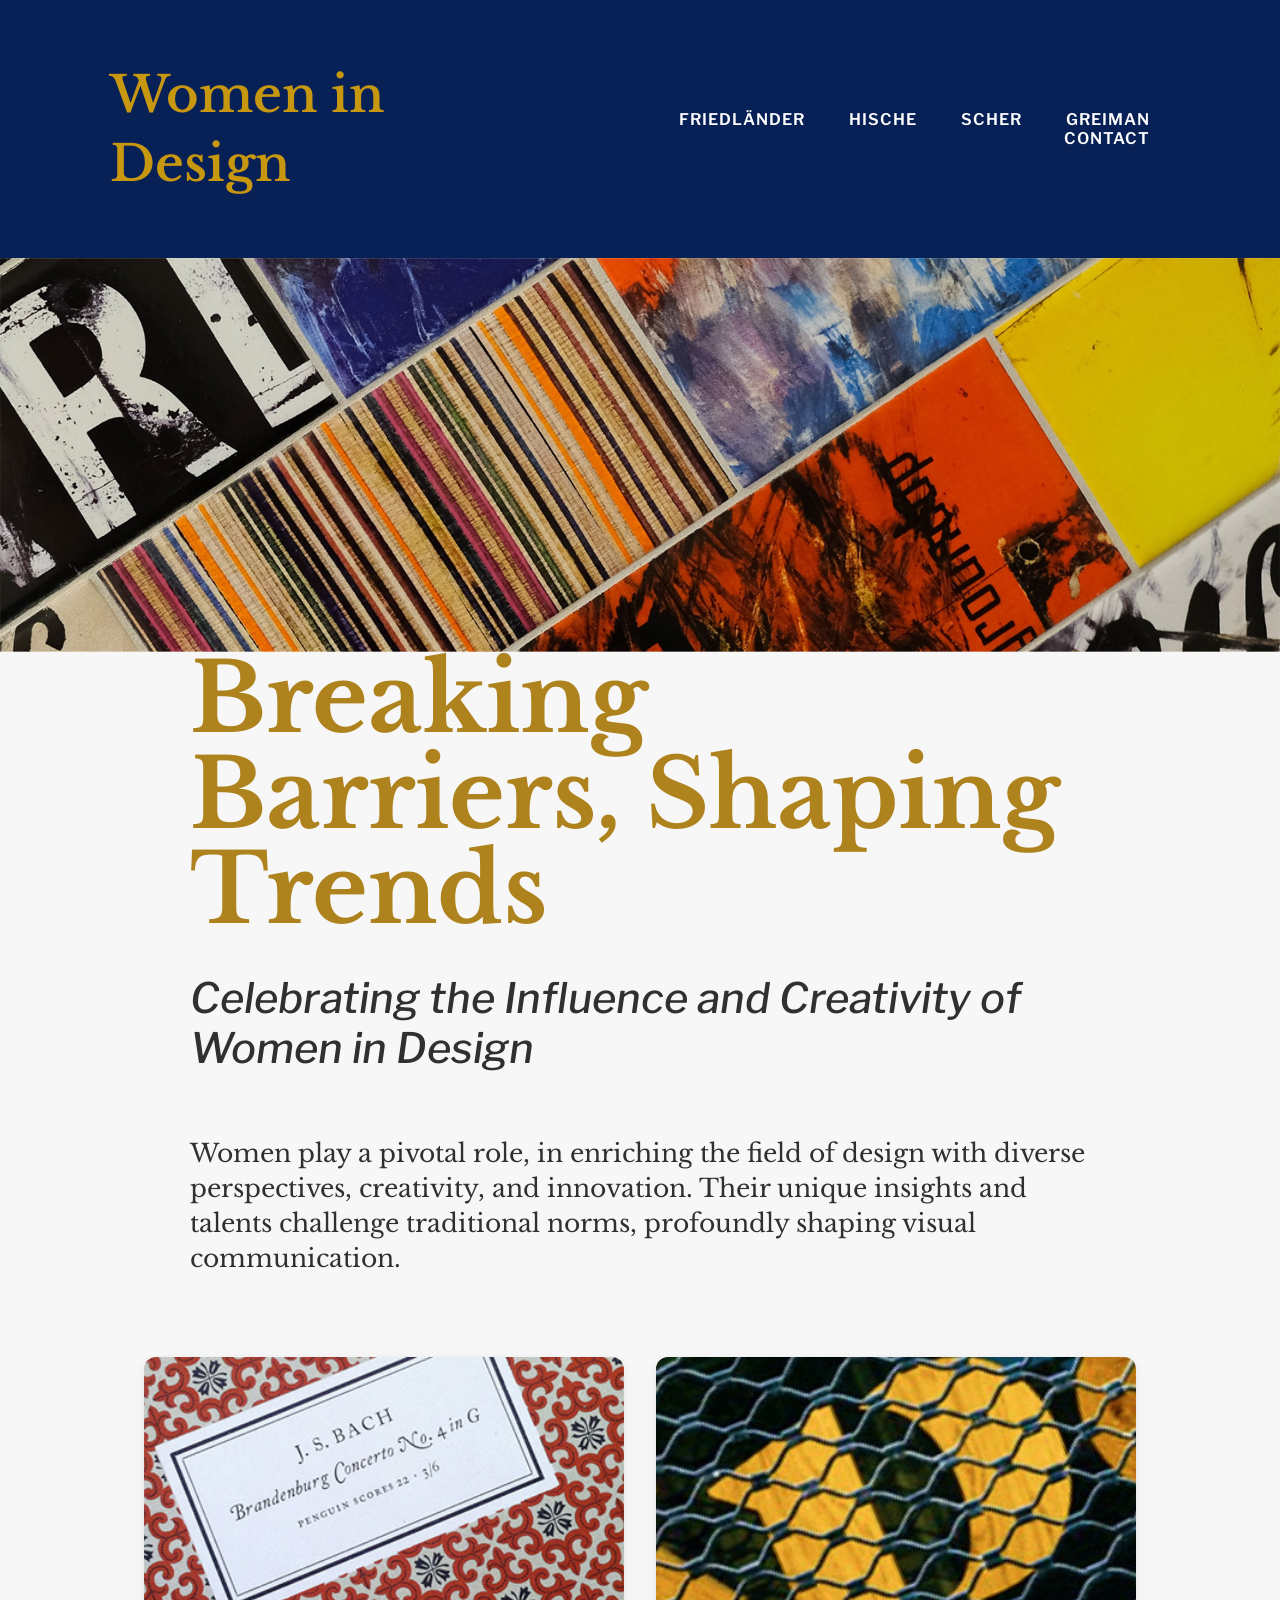
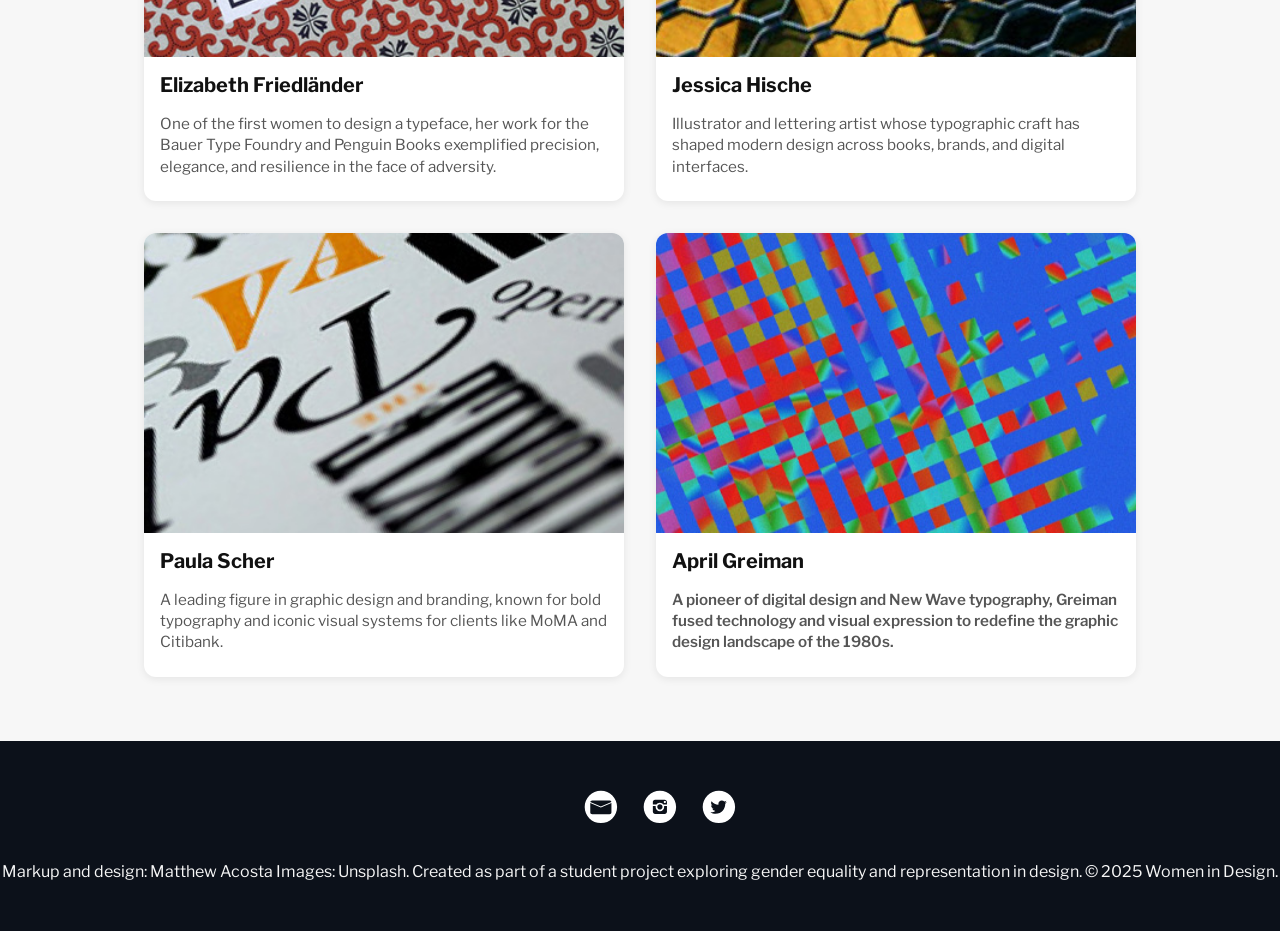
<file: index.html>
<!DOCTYPE html>
<html lang="en-GB">
<head>
    <meta charset="utf-8">
    <meta name="author" content="Matthew Acosta">
    <title>Women in Design</title>
    <meta name="viewport" content="width=device-width, initial-scale=1">

<!-- The line below links our typefeces to this HTML page  -->
 <link rel="preconnect" href="https://fonts.googleapis.com">
     <link rel="preconnect" href="https://fonts.gstatic.com" crossorigin>
     <link href="https://fonts.googleapis.com/css2?family=Libre+Baskerville:ital,wght@0,400..700;1,400..700&family=Libre+Franklin:ital,wght@0,100..900;1,100..900&display=swap" rel="stylesheet">

    <!-- The line below links our CSS file to this HTML page  -->
    <link href="css/reset.css" type="text/css" rel="stylesheet" >
    <link href="css/style.css" type="text/css" rel="stylesheet" >
    <link href="css/connections.css" type="text/css" rel="stylesheet" >
    <link href="css/grid.css" type="text/css" rel="stylesheet" >
</head>

<body>
<div class="responsivenav" >
    <div id="logo">
        <!-- Your logo/name goes here -->
        <p>Women in Design</p>
    </div>
    <nav>
        <ul>
          <!--<li class="logo"><a href="index.html">Women in Design</a></li>-->
          <li><a href="#fried">Friedländer</a></li>
          <li><a href="#hische">Hische</a></li>
          <li><a href="#scher">Scher</a></li>
          <li><a href="index_two.html">Greiman</a></li>
          <li><a href="#contact"> Contact</a></li>
        </ul>
    </nav>
</div>
    </header>
     <img src="img/top.jpg" alt="Opening image showing images of texture and abstract typography" class="topimg"/>  
 
     <header>
                <h1>Breaking Barriers, Shaping Trends</h1>
                <h2>Celebrating the Influence and Creativity of Women in Design</h2>
                    <p><span class="leader">Women play a pivotal role</span>, in enriching the field of design with diverse perspectives, creativity, and innovation. Their unique insights and talents challenge traditional norms, profoundly shaping visual communication. </p>
     </header>


  <section id="designers" class="designers">

    <article class="designer-card">
      <img src="img/friedlander.jpg" alt="Portrait of Elizabeth Friedländer">
      <h3>Elizabeth Friedländer</h3>
      <p>One of the first women to design a typeface, her work for the Bauer Type Foundry and Penguin Books exemplified precision, elegance, and resilience in the face of adversity.</p>
    </article>

    <article class="designer-card">
      <img src="img/hische.jpg" alt="Portrait of Jessica Hische">
      <h3>Jessica Hische</h3>
      <p>Illustrator and lettering artist whose typographic craft has shaped modern design across books, brands, and digital interfaces.</p>
    </article>

    <article class="designer-card">
      <img src="img/scher.jpg" alt="Portrait of Paula Scher">
      <h3>Paula Scher</h3>
      <p>A leading figure in graphic design and branding, known for bold typography and iconic visual systems for clients like MoMA and Citibank.</p>
    </article>

    <a href="index_two.html">
    <article class="designer-card">
      <img src="img/greiman.jpg" alt="Portrait of April Greiman">
      <h3>April Greiman</h3>
      <p>A pioneer of digital design and New Wave typography, Greiman fused technology and visual expression to redefine the graphic design landscape of the 1980s.</p>
    </article>
  </a>
  </section>

<footer id="contact">
      <ul class="connections">
          <!------------- EMAIL ------------------>
          <li><a href="mailto:p/acosta-a1@ulster.ac.uk" title="Send me an email">
                  <svg width="36" height="36" viewBox="0 0 36 36">
              <g></g>
                    <path  d="M17.902 1.699c-8.949 0-16.203 7.254-16.203 16.203s7.254 16.203 16.203 16.203c8.949 0 16.203-7.254 16.203-16.203 0-8.949-7.254-16.203-16.203-16.203zM9.168 11.487h17.371c0.99 0 1.794 0.699 1.878 1.588l-10.599 4.53-10.532-4.501c0.069-0.903 0.88-1.618 1.881-1.618zM28.434 23.494c0 0.961-0.848 1.739-1.895 1.739h-17.371c-1.047 0-1.895-0.778-1.895-1.739v-9.566l10.558 4.511 0.008-0.013 10.595-4.529v9.597z" fill="#fff"/>
                </svg>
                </a>
                </li>
            <li><a href="https://www.instagram.com/kokoshiba_/" title="Visit my Instagram account" >
              <svg width="36" height="36" viewBox="0 0 36 36">
              <g></g>
                 <path d="M17.903 1.699c-8.949 0-16.204 7.254-16.204 16.203s7.254 16.203 16.204 16.203c8.948 0 16.203-7.254 16.203-16.203 0-8.949-7.254-16.203-16.203-16.203zM24.957 22.747c0 1.218-0.992 2.206-2.207 2.206h-9.694c-1.221 0-2.207-0.989-2.207-2.206v-5.667h2.87c-0.059 0.267-0.081 0.535-0.081 0.819 0 2.357 1.901 4.26 4.264 4.26 2.352 0 4.263-1.903 4.263-4.26 0-0.284-0.027-0.553-0.080-0.819h2.872v5.667zM15.277 17.899c0-1.451 1.177-2.629 2.624-2.629 1.451 0 2.621 1.177 2.621 2.629 0 1.458-1.17 2.625-2.621 2.625-1.446 0-2.624-1.168-2.624-2.625zM24.957 15.437h-3.572c-0.769-1.089-2.049-1.803-3.484-1.803-1.438 0-2.707 0.713-3.487 1.803h-3.566v-2.385c0-1.22 0.986-2.2 2.207-2.2h9.693c1.216 0 2.207 0.981 2.207 2.2v2.385z" fill="#fff" />
                 <path d="M23.438 11.995h-1.185c-0.215 0-0.399 0.174-0.399 0.39v1.182c0 0.224 0.183 0.399 0.399 0.399h1.185c0.21 0 0.393-0.176 0.393-0.399v-1.182c0-0.216-0.181-0.39-0.393-0.39z" fill="#fff" />
               </svg>
               </a>
                 </li>
          <li><a href="https://twitter.com/kokoshiba__" title="Follow me on Twitter">
                    <svg width="36" height="36" viewBox="0 0 36 36">
                    <g></g>
                       <path  d="M17.9,1.7C9,1.7,1.7,9,1.7,17.9S9,34.1,17.9,34.1c8.9,0,16.2-7.3,16.2-16.2S26.9,1.7,17.9,1.7z M24.2,14.8
                       c0,0.1,0,0.3,0,0.4c0,4.4-3.4,9.6-9.6,9.6c-1.9,0-3.7-0.5-5.2-1.5c0.3,0,0.5,0,0.8,0c1.6,0,3-0.5,4.2-1.4c-1.5,0-2.7-1-3.1-2.3
                       c0.2,0,0.4,0.1,0.6,0.1c0.3,0,0.6,0,0.9-0.1c-1.5-0.3-2.7-1.7-2.7-3.3v0c0.4,0.2,1,0.4,1.5,0.4c-0.9-0.6-1.5-1.6-1.5-2.8
                       c0-0.6,0.2-1.2,0.5-1.7c1.7,2,4.1,3.4,6.9,3.5c-0.1-0.2-0.1-0.5-0.1-0.8c0-1.9,1.5-3.4,3.4-3.4c1,0,1.8,0.4,2.5,1.1
                       c0.8-0.2,1.5-0.4,2.1-0.8c-0.3,0.8-0.8,1.4-1.5,1.9c0.7-0.1,1.3-0.3,1.9-0.5C25.4,13.7,24.9,14.3,24.2,14.8L24.2,14.8z" fill="#fff"/>
                     </svg>
                     </a>
                 </li>
            </ul>
    <p>Markup and design: Matthew Acosta Images: Unsplash. Created as part of a student project exploring gender equality and representation in design. © 2025 Women in Design.</p>
</footer>

</body>
</html>
</file>
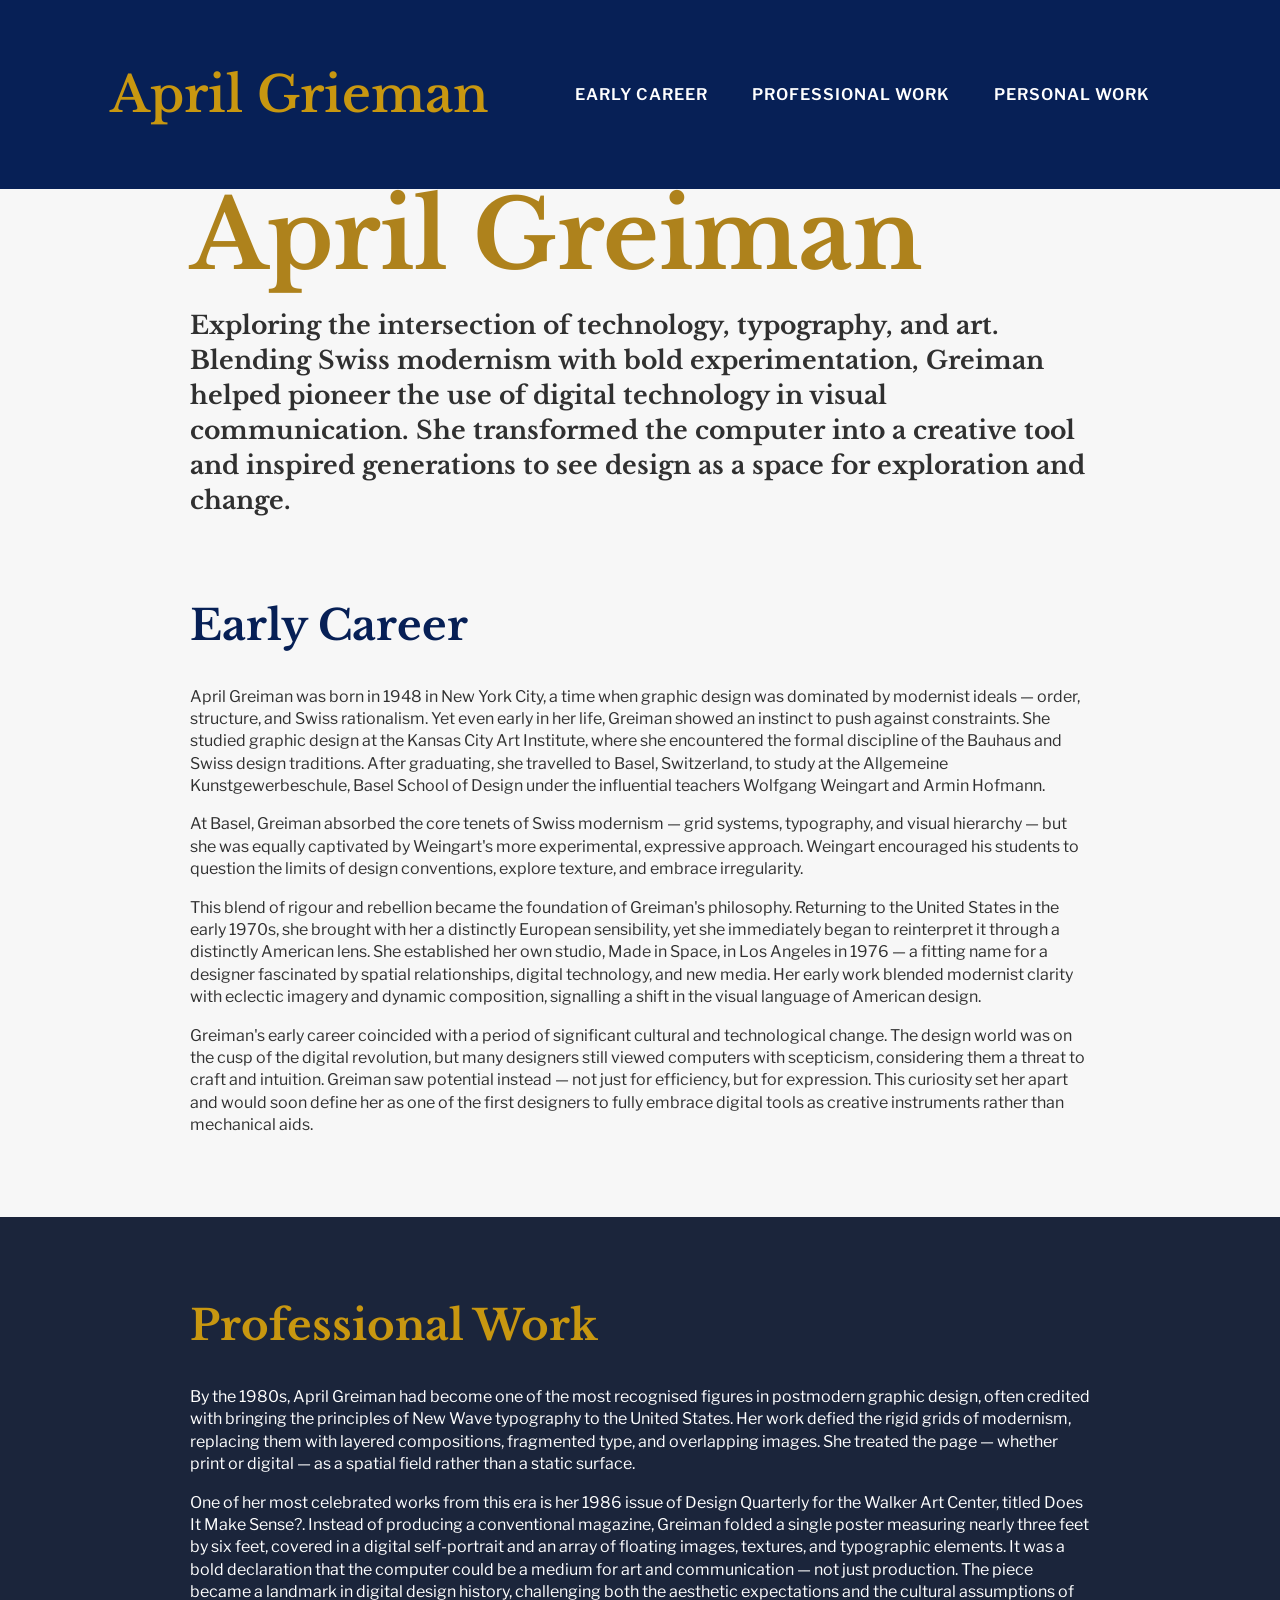
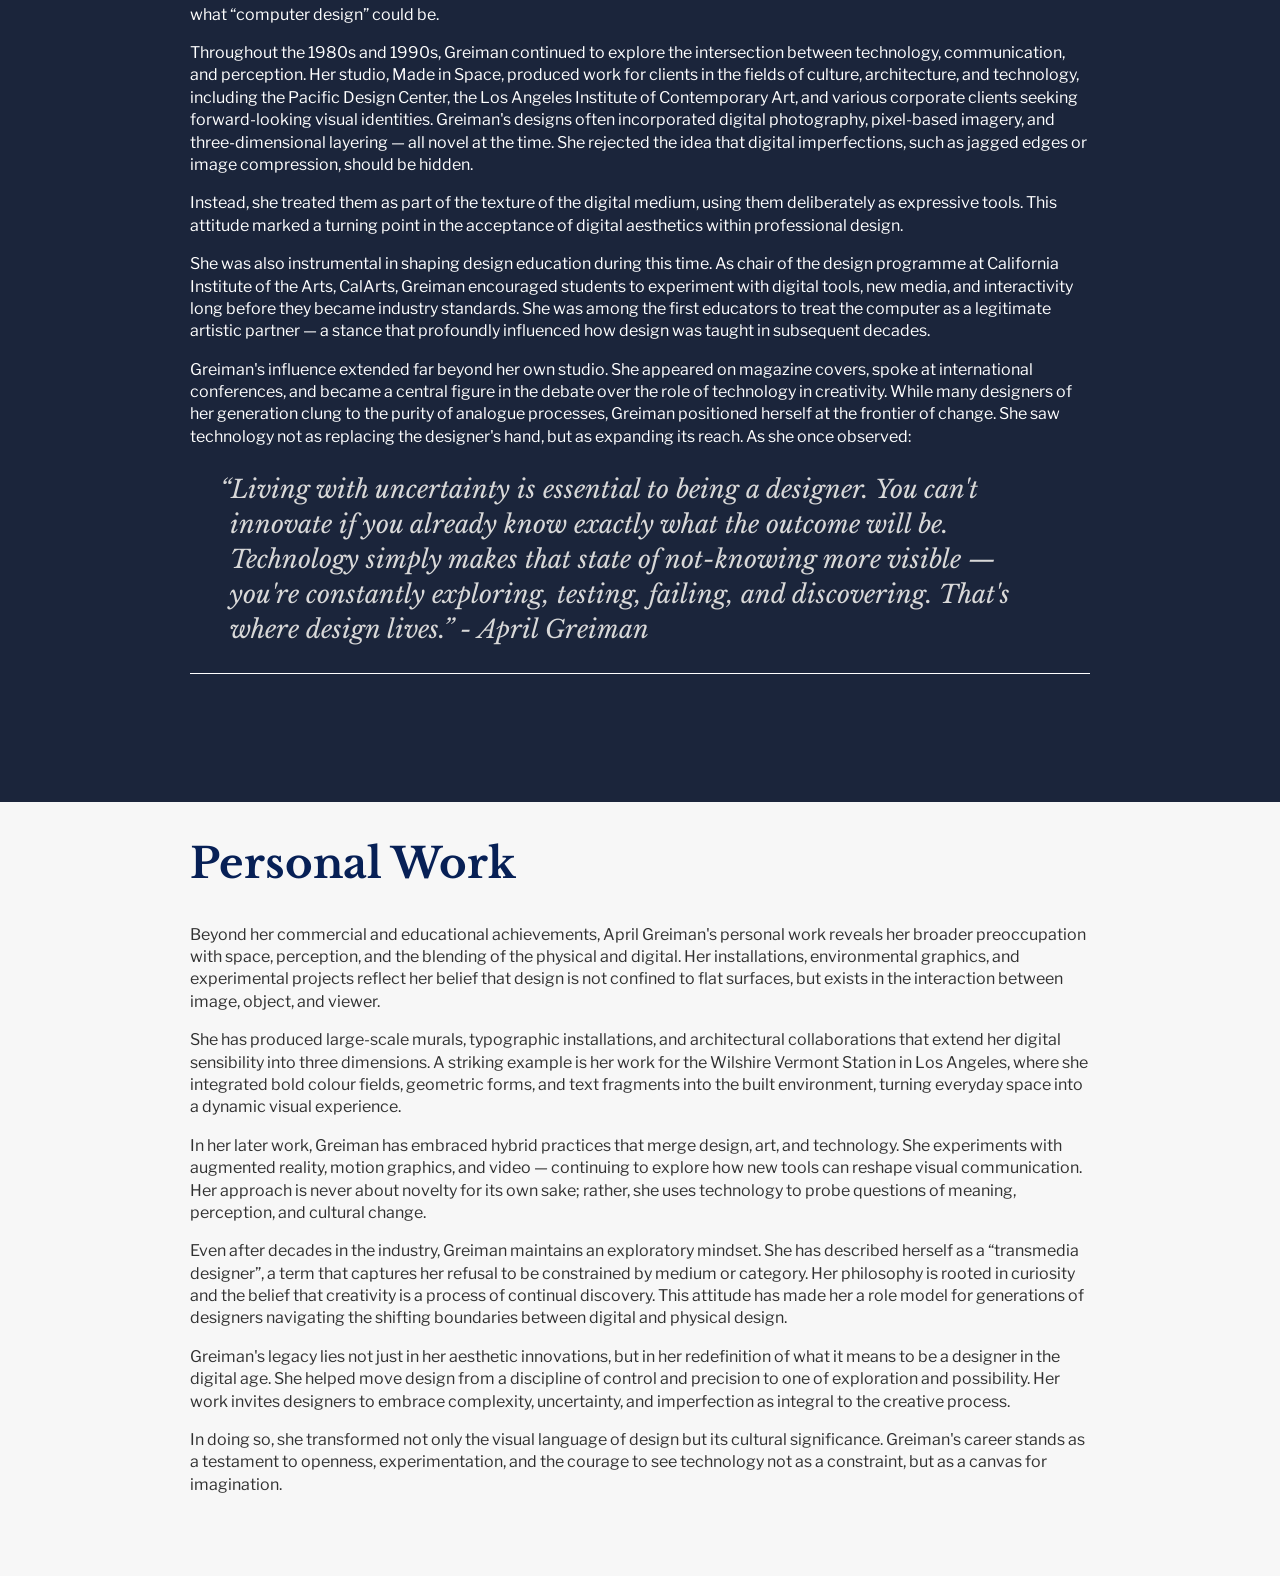
<file: index_five.html>
<!DOCTYPE html>
<html lang="en">
<head>
<meta charset="UTF-8">
<title>Women in Design</title>
    <!-- The line below links our CSS file to this HTML page -->
     <link href="css/reset.css" type="text/css" rel="stylesheet"/>
     <link href="css/style.css" type="text/css" rel="stylesheet"/>

    <!-- The line below links Google Fonts to this content -->
     <link rel="preconnect" href="https://fonts.googleapis.com">
     <link rel="preconnect" href="https://fonts.gstatic.com" crossorigin>
     <link href="https://fonts.googleapis.com/css2?family=Libre+Baskerville:ital,wght@0,400..700;1,400..700&family=Libre+Franklin:ital,wght@0,100..900;1,100..900&display=swap" rel="stylesheet">

</head>

<body>
    
    <div class="responsivenav">
    <div id="logo">
        <p>April Grieman</p>
    </div>
    
    <nav>
        <ul>
            <li><a href="#earlycareer">Early Career</a></li>
            <li><a href="#prowork">Professional Work</a></li>
            <li><a href="#personal">Personal Work</a></li>
        </ul>
    </nav>
    </div>

<header>
<h1>April Greiman</h1>

    <p><strong>Exploring the intersection of technology, typography, and art.
    Blending Swiss modernism with bold experimentation, Greiman helped
    pioneer the use of digital technology in visual communication. She
    transformed the computer into a creative tool and inspired generations to
    see design as a space for exploration and change.</strong></p>
</header>

<section>
<h2 id="earlycareer">Early Career</h2>

    <p>April Greiman was born in 1948 in New York City, a time when graphic design was
    dominated by modernist ideals — order, structure, and Swiss rationalism. Yet even
    early in her life, Greiman showed an instinct to push against constraints. She studied
    graphic design at the Kansas City Art Institute, where she encountered the formal
    discipline of the Bauhaus and Swiss design traditions. After graduating, she travelled
    to Basel, Switzerland, to study at the Allgemeine Kunstgewerbeschule, Basel School
    of Design under the influential teachers Wolfgang Weingart and Armin Hofmann.</p>

    <p>At Basel, Greiman absorbed the core tenets of Swiss modernism — grid systems,
    typography, and visual hierarchy — but she was equally captivated by Weingart's
    more experimental, expressive approach. Weingart encouraged his students to
    question the limits of design conventions, explore texture, and embrace irregularity.</p>

    <p>This blend of rigour and rebellion became the foundation of Greiman's philosophy.
    Returning to the United States in the early 1970s, she brought with her a distinctly
    European sensibility, yet she immediately began to reinterpret it through a distinctly
    American lens. She established her own studio, Made in Space, in Los Angeles in
    1976 — a fitting name for a designer fascinated by spatial relationships, digital
    technology, and new media. Her early work blended modernist clarity with eclectic
    imagery and dynamic composition, signalling a shift in the visual language of
    American design.</p>

    <p>Greiman's early career coincided with a period of significant cultural and
    technological change. The design world was on the cusp of the digital revolution, but
    many designers still viewed computers with scepticism, considering them a threat to
    craft and intuition. Greiman saw potential instead — not just for efficiency, but for
    expression. This curiosity set her apart and would soon define her as one of the first
    designers to fully embrace digital tools as creative instruments rather than
    mechanical aids.</p>

</section>

<div class="light">
<section>
<h2 id="prowork">Professional Work</h2>

    <p>By the 1980s, April Greiman had become one of the most recognised figures in
    postmodern graphic design, often credited with bringing the principles of New Wave
    typography to the United States. Her work defied the rigid grids of modernism,
    replacing them with layered compositions, fragmented type, and overlapping images.
    She treated the page — whether print or digital — as a spatial field rather than a
    static surface.</p>

    <p>One of her most celebrated works from this era is her 1986 issue of Design
    Quarterly for the Walker Art Center, titled Does It Make Sense?. Instead of
    producing a conventional magazine, Greiman folded a single poster measuring
    nearly three feet by six feet, covered in a digital self-portrait and an array of floating
    images, textures, and typographic elements. It was a bold declaration that the
    computer could be a medium for art and communication — not just production. The
    piece became a landmark in digital design history, challenging both the aesthetic
    expectations and the cultural assumptions of what “computer design” could be.</p>

    <p>Throughout the 1980s and 1990s, Greiman continued to explore the intersection
    between technology, communication, and perception. Her studio, Made in Space,
    produced work for clients in the fields of culture, architecture, and technology,
    including the Pacific Design Center, the Los Angeles Institute of Contemporary Art,
    and various corporate clients seeking forward-looking visual identities.
    Greiman's designs often incorporated digital photography, pixel-based imagery, and
    three-dimensional layering — all novel at the time. She rejected the idea that digital
    imperfections, such as jagged edges or image compression, should be hidden.</p>

    <p>Instead, she treated them as part of the texture of the digital medium, using them
    deliberately as expressive tools. This attitude marked a turning point in the
    acceptance of digital aesthetics within professional design.</p>

    <p>She was also instrumental in shaping design education during this time. As chair of
    the design programme at California Institute of the Arts, CalArts, Greiman
    encouraged students to experiment with digital tools, new media, and interactivity
    long before they became industry standards. She was among the first educators to
    treat the computer as a legitimate artistic partner — a stance that profoundly
    influenced how design was taught in subsequent decades.</p>

    <p>Greiman's influence extended far beyond her own studio. She appeared on
    magazine covers, spoke at international conferences, and became a central figure in
    the debate over the role of technology in creativity. While many designers of her
    generation clung to the purity of analogue processes, Greiman positioned herself at
    the frontier of change. She saw technology not as replacing the designer's hand, but
    as expanding its reach. As she once observed:</p>

        <blockquote>
        <p>“Living with uncertainty is essential to being a designer. You can't
        innovate if you already know exactly what the outcome will be.
        Technology simply makes that state of not-knowing more visible —
        you're constantly exploring, testing, failing, and discovering. That's
        where design lives.” - April Greiman</p>
        </blockquote>

<hr>
</section>
</div>

<section>
<h2 id="personal">Personal Work</h2>

    <p>Beyond her commercial and educational achievements, April Greiman's personal
    work reveals her broader preoccupation with space, perception, and the blending of
    the physical and digital. Her installations, environmental graphics, and experimental
    projects reflect her belief that design is not confined to flat surfaces, but exists in the
    interaction between image, object, and viewer.</p>

    <p>She has produced large-scale murals, typographic installations, and architectural
    collaborations that extend her digital sensibility into three dimensions. A striking 
    example is her work for the Wilshire Vermont Station in Los Angeles, where she
    integrated bold colour fields, geometric forms, and text fragments into the built
    environment, turning everyday space into a dynamic visual experience.</p>

    <p>In her later work, Greiman has embraced hybrid practices that merge design, art, and
    technology. She experiments with augmented reality, motion graphics, and video —
    continuing to explore how new tools can reshape visual communication. Her
    approach is never about novelty for its own sake; rather, she uses technology to
    probe questions of meaning, perception, and cultural change.</p>

    <p>Even after decades in the industry, Greiman maintains an exploratory mindset. She
    has described herself as a “transmedia designer”, a term that captures her refusal to
    be constrained by medium or category. Her philosophy is rooted in curiosity and the
    belief that creativity is a process of continual discovery. This attitude has made her a
    role model for generations of designers navigating the shifting boundaries between
    digital and physical design.</p>

    <p>Greiman's legacy lies not just in her aesthetic innovations, but in her redefinition of
    what it means to be a designer in the digital age. She helped move design from a
    discipline of control and precision to one of exploration and possibility. Her work
    invites designers to embrace complexity, uncertainty, and imperfection as integral to
    the creative process.</p>

    <p>In doing so, she transformed not only the visual language of design but its cultural
    significance. Greiman's career stands as a testament to openness, experimentation,
    and the courage to see technology not as a constraint, but as a canvas for
    imagination.</p>
</section>

</body>
</html>
</file>
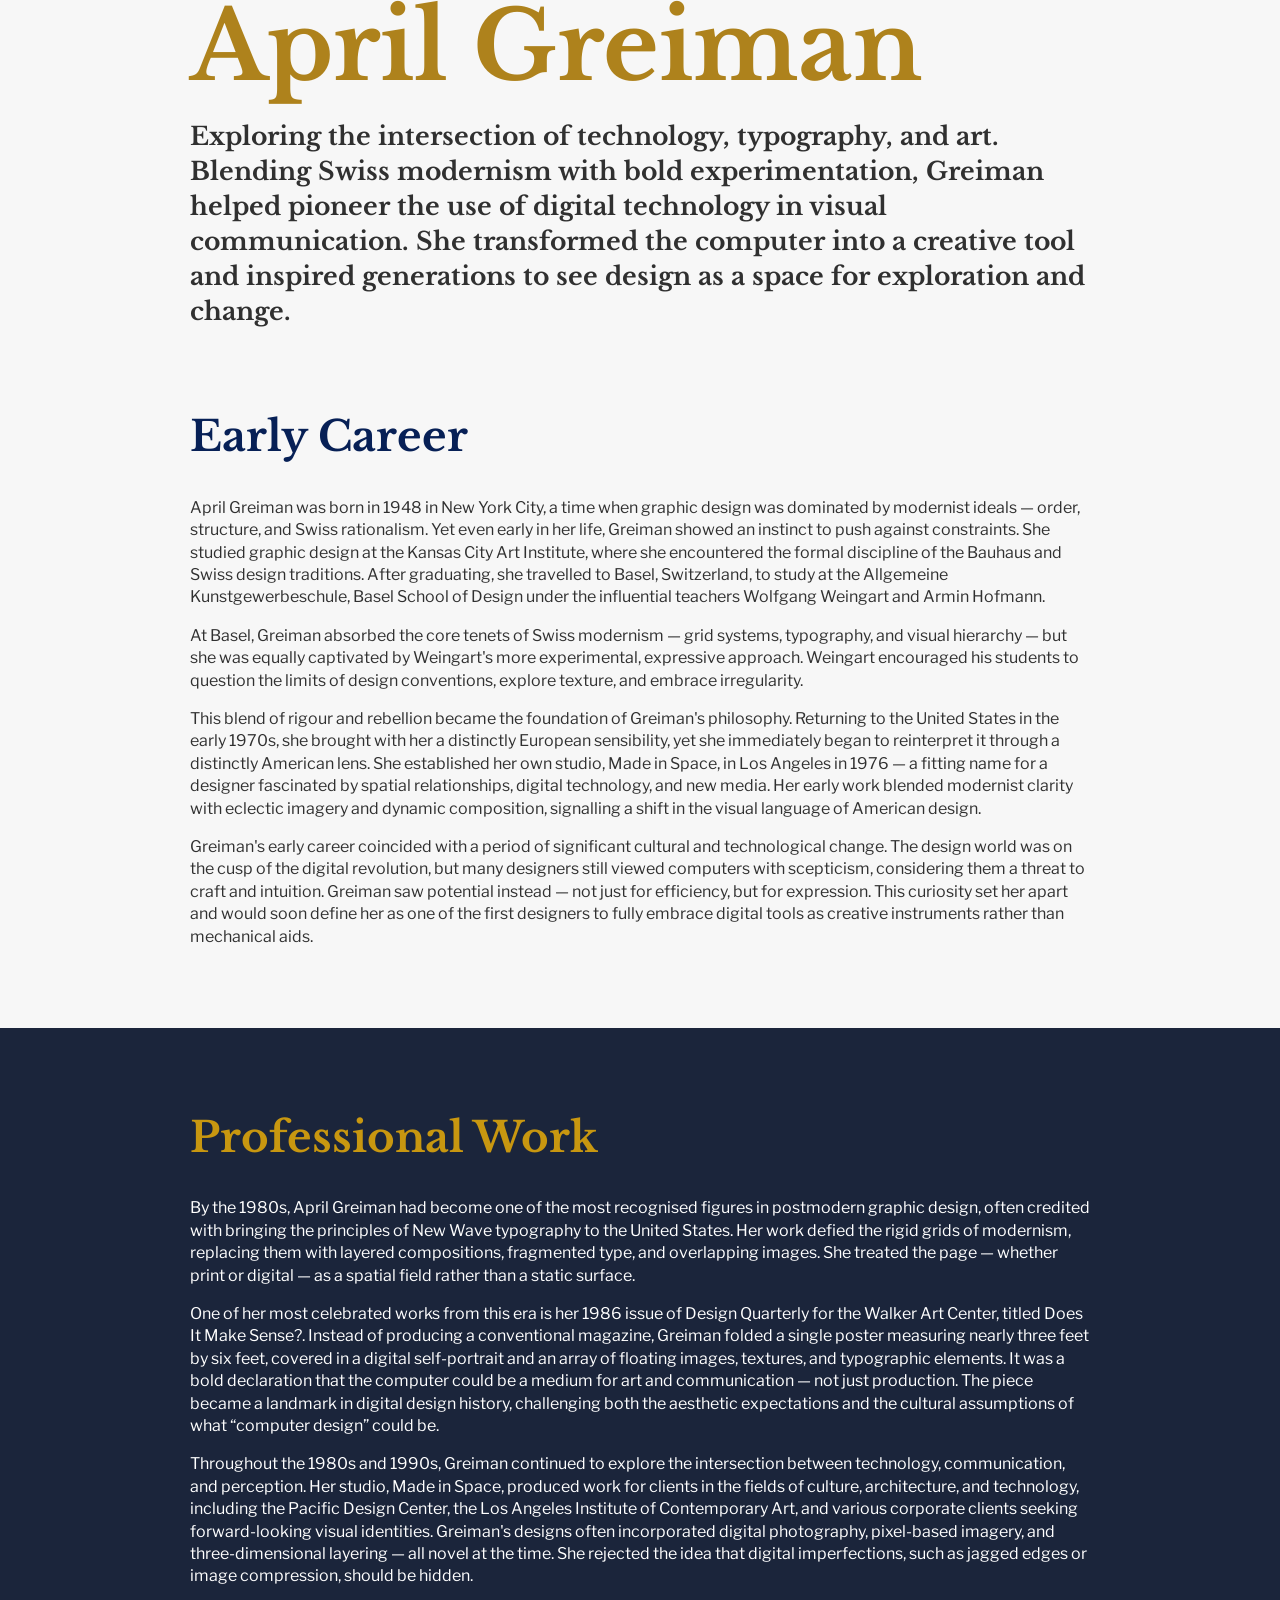
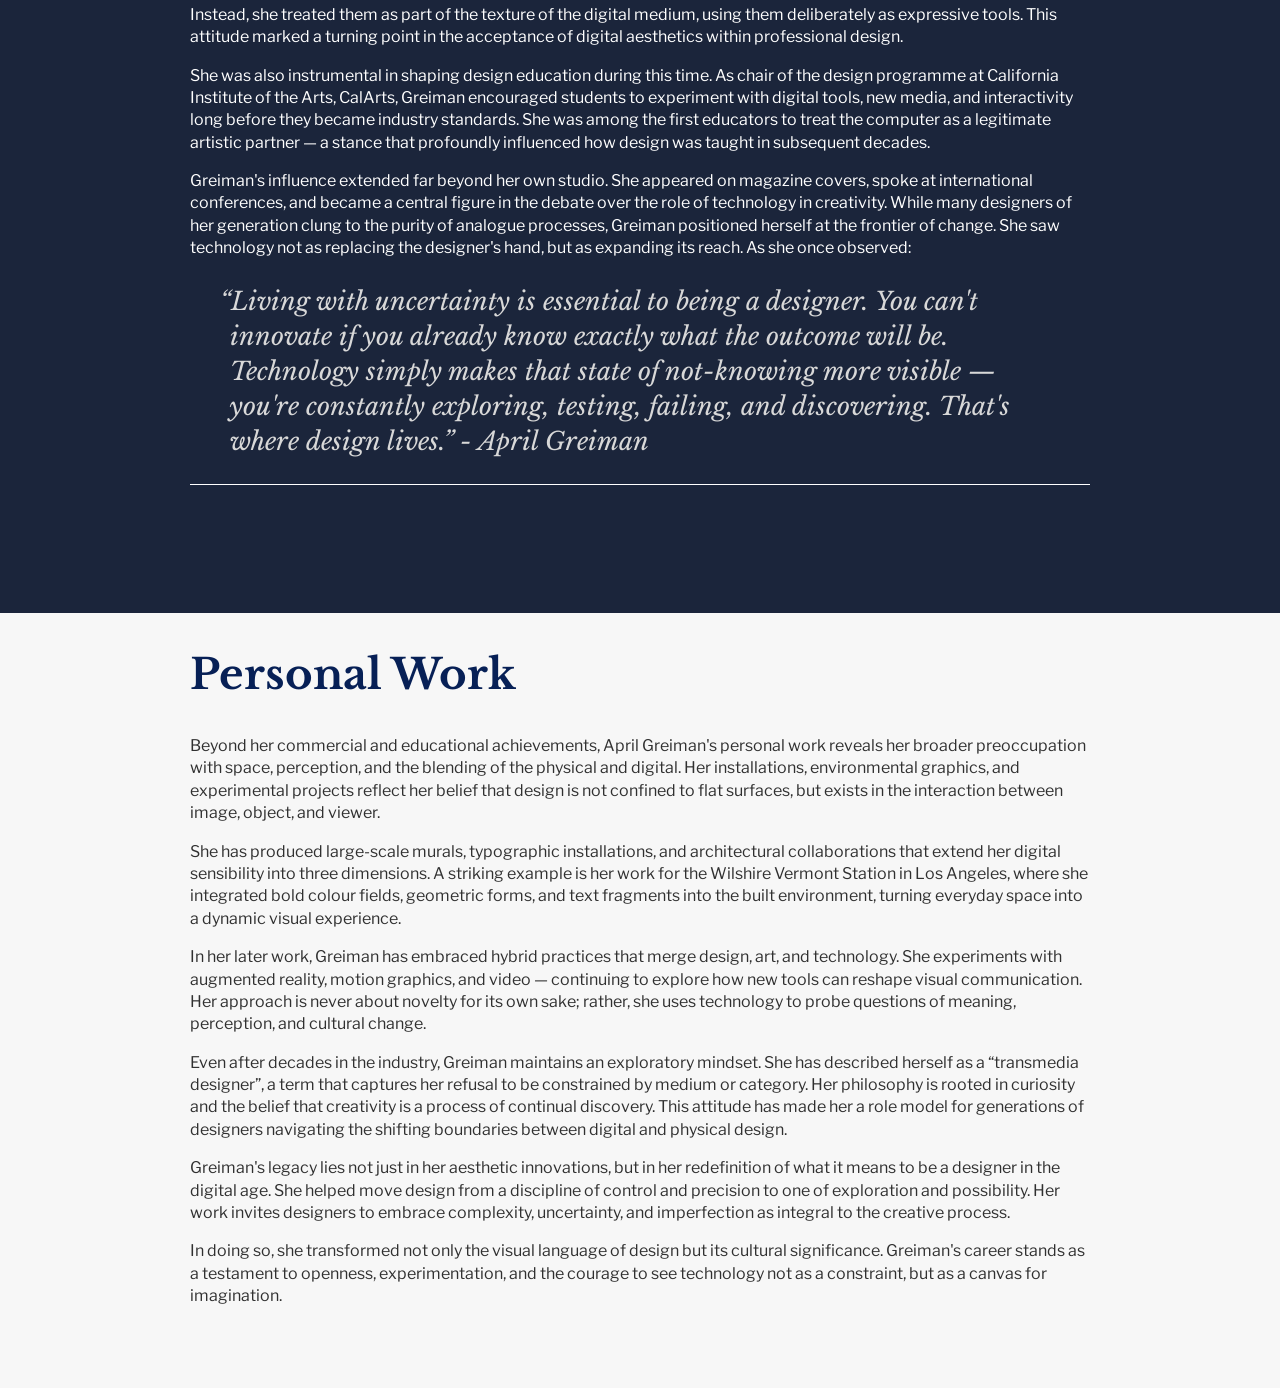
<file: index_four.html>
<!DOCTYPE html>
<html lang="en">
<head>
<meta charset="UTF-8">
<title>Women in Design</title>
    <!-- The line below links our CSS file to this HTML page -->
     <link href="css/reset.css" type="text/css" rel="stylesheet"/>
     <link href="css/style.css" type="text/css" rel="stylesheet"/>

    <!-- The line below links Google Fonts to this content -->
     <link rel="preconnect" href="https://fonts.googleapis.com">
     <link rel="preconnect" href="https://fonts.gstatic.com" crossorigin>
     <link href="https://fonts.googleapis.com/css2?family=Libre+Baskerville:ital,wght@0,400..700;1,400..700&family=Libre+Franklin:ital,wght@0,100..900;1,100..900&display=swap" rel="stylesheet">

</head>

<body>

<header>
<h1>April Greiman</h1>

    <p><strong>Exploring the intersection of technology, typography, and art.
    Blending Swiss modernism with bold experimentation, Greiman helped
    pioneer the use of digital technology in visual communication. She
    transformed the computer into a creative tool and inspired generations to
    see design as a space for exploration and change.</strong></p>
</header>

<section>
<h2>Early Career</h2>

    <p>April Greiman was born in 1948 in New York City, a time when graphic design was
    dominated by modernist ideals — order, structure, and Swiss rationalism. Yet even
    early in her life, Greiman showed an instinct to push against constraints. She studied
    graphic design at the Kansas City Art Institute, where she encountered the formal
    discipline of the Bauhaus and Swiss design traditions. After graduating, she travelled
    to Basel, Switzerland, to study at the Allgemeine Kunstgewerbeschule, Basel School
    of Design under the influential teachers Wolfgang Weingart and Armin Hofmann.</p>

    <p>At Basel, Greiman absorbed the core tenets of Swiss modernism — grid systems,
    typography, and visual hierarchy — but she was equally captivated by Weingart's
    more experimental, expressive approach. Weingart encouraged his students to
    question the limits of design conventions, explore texture, and embrace irregularity.</p>

    <p>This blend of rigour and rebellion became the foundation of Greiman's philosophy.
    Returning to the United States in the early 1970s, she brought with her a distinctly
    European sensibility, yet she immediately began to reinterpret it through a distinctly
    American lens. She established her own studio, Made in Space, in Los Angeles in
    1976 — a fitting name for a designer fascinated by spatial relationships, digital
    technology, and new media. Her early work blended modernist clarity with eclectic
    imagery and dynamic composition, signalling a shift in the visual language of
    American design.</p>

    <p>Greiman's early career coincided with a period of significant cultural and
    technological change. The design world was on the cusp of the digital revolution, but
    many designers still viewed computers with scepticism, considering them a threat to
    craft and intuition. Greiman saw potential instead — not just for efficiency, but for
    expression. This curiosity set her apart and would soon define her as one of the first
    designers to fully embrace digital tools as creative instruments rather than
    mechanical aids.</p>

</section>

<div class="light">
<section>
<h2>Professional Work</h2>

    <p>By the 1980s, April Greiman had become one of the most recognised figures in
    postmodern graphic design, often credited with bringing the principles of New Wave
    typography to the United States. Her work defied the rigid grids of modernism,
    replacing them with layered compositions, fragmented type, and overlapping images.
    She treated the page — whether print or digital — as a spatial field rather than a
    static surface.</p>

    <p>One of her most celebrated works from this era is her 1986 issue of Design
    Quarterly for the Walker Art Center, titled Does It Make Sense?. Instead of
    producing a conventional magazine, Greiman folded a single poster measuring
    nearly three feet by six feet, covered in a digital self-portrait and an array of floating
    images, textures, and typographic elements. It was a bold declaration that the
    computer could be a medium for art and communication — not just production. The
    piece became a landmark in digital design history, challenging both the aesthetic
    expectations and the cultural assumptions of what “computer design” could be.</p>

    <p>Throughout the 1980s and 1990s, Greiman continued to explore the intersection
    between technology, communication, and perception. Her studio, Made in Space,
    produced work for clients in the fields of culture, architecture, and technology,
    including the Pacific Design Center, the Los Angeles Institute of Contemporary Art,
    and various corporate clients seeking forward-looking visual identities.
    Greiman's designs often incorporated digital photography, pixel-based imagery, and
    three-dimensional layering — all novel at the time. She rejected the idea that digital
    imperfections, such as jagged edges or image compression, should be hidden.</p>

    <p>Instead, she treated them as part of the texture of the digital medium, using them
    deliberately as expressive tools. This attitude marked a turning point in the
    acceptance of digital aesthetics within professional design.</p>

    <p>She was also instrumental in shaping design education during this time. As chair of
    the design programme at California Institute of the Arts, CalArts, Greiman
    encouraged students to experiment with digital tools, new media, and interactivity
    long before they became industry standards. She was among the first educators to
    treat the computer as a legitimate artistic partner — a stance that profoundly
    influenced how design was taught in subsequent decades.</p>

    <p>Greiman's influence extended far beyond her own studio. She appeared on
    magazine covers, spoke at international conferences, and became a central figure in
    the debate over the role of technology in creativity. While many designers of her
    generation clung to the purity of analogue processes, Greiman positioned herself at
    the frontier of change. She saw technology not as replacing the designer's hand, but
    as expanding its reach. As she once observed:</p>

        <blockquote>
        <p>“Living with uncertainty is essential to being a designer. You can't
        innovate if you already know exactly what the outcome will be.
        Technology simply makes that state of not-knowing more visible —
        you're constantly exploring, testing, failing, and discovering. That's
        where design lives.” - April Greiman</p>
        </blockquote>

<hr>
</section>
</div>

<section>
<h2>Personal Work</h2>

    <p>Beyond her commercial and educational achievements, April Greiman's personal
    work reveals her broader preoccupation with space, perception, and the blending of
    the physical and digital. Her installations, environmental graphics, and experimental
    projects reflect her belief that design is not confined to flat surfaces, but exists in the
    interaction between image, object, and viewer.</p>

    <p>She has produced large-scale murals, typographic installations, and architectural
    collaborations that extend her digital sensibility into three dimensions. A striking 
    example is her work for the Wilshire Vermont Station in Los Angeles, where she
    integrated bold colour fields, geometric forms, and text fragments into the built
    environment, turning everyday space into a dynamic visual experience.</p>

    <p>In her later work, Greiman has embraced hybrid practices that merge design, art, and
    technology. She experiments with augmented reality, motion graphics, and video —
    continuing to explore how new tools can reshape visual communication. Her
    approach is never about novelty for its own sake; rather, she uses technology to
    probe questions of meaning, perception, and cultural change.</p>

    <p>Even after decades in the industry, Greiman maintains an exploratory mindset. She
    has described herself as a “transmedia designer”, a term that captures her refusal to
    be constrained by medium or category. Her philosophy is rooted in curiosity and the
    belief that creativity is a process of continual discovery. This attitude has made her a
    role model for generations of designers navigating the shifting boundaries between
    digital and physical design.</p>

    <p>Greiman's legacy lies not just in her aesthetic innovations, but in her redefinition of
    what it means to be a designer in the digital age. She helped move design from a
    discipline of control and precision to one of exploration and possibility. Her work
    invites designers to embrace complexity, uncertainty, and imperfection as integral to
    the creative process.</p>

    <p>In doing so, she transformed not only the visual language of design but its cultural
    significance. Greiman's career stands as a testament to openness, experimentation,
    and the courage to see technology not as a constraint, but as a canvas for
    imagination.</p>
</section>

</body>
</html>
</file>
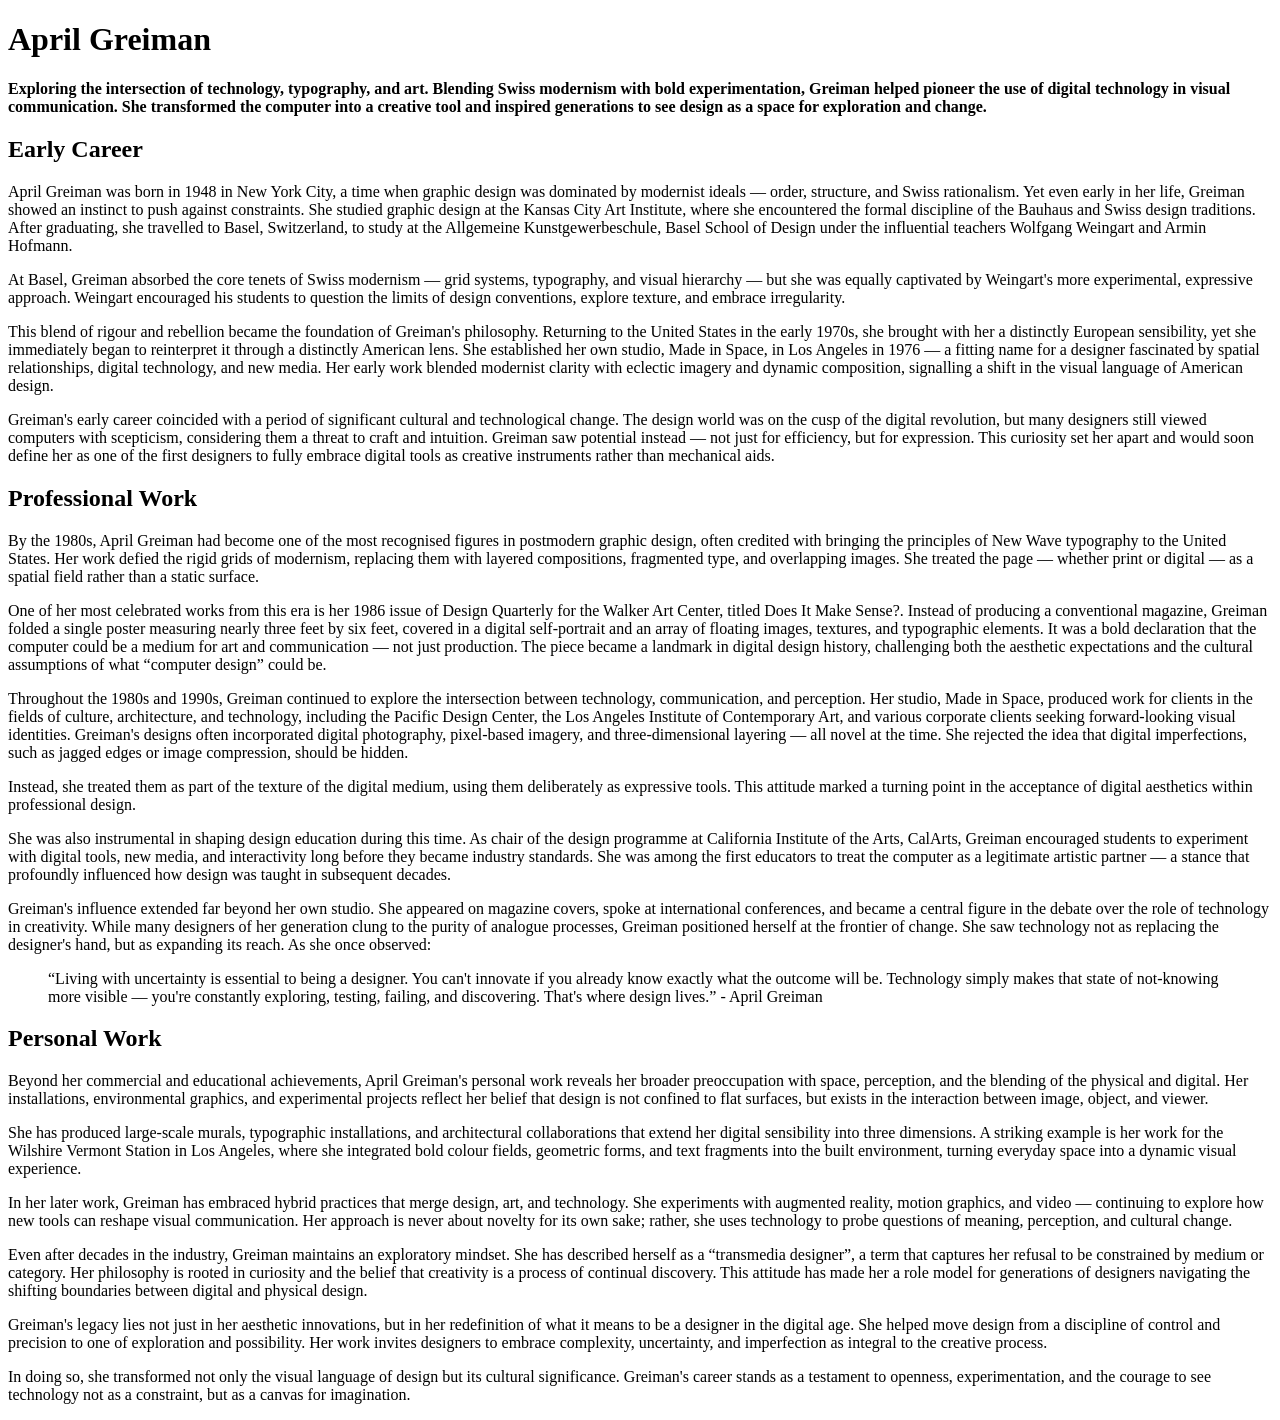
<file: index_three.html>
<!DOCTYPE html>
<html lang="en">
<head>
<meta charset="UTF-8">
<title>Women in Design</title>
</head>

<body>
    



<h1>April Greiman</h1>

    <p><strong>Exploring the intersection of technology, typography, and art.
    Blending Swiss modernism with bold experimentation, Greiman helped
    pioneer the use of digital technology in visual communication. She
    transformed the computer into a creative tool and inspired generations to
    see design as a space for exploration and change.</strong></p>


<h2>Early Career</h2>

    <p>April Greiman was born in 1948 in New York City, a time when graphic design was
    dominated by modernist ideals — order, structure, and Swiss rationalism. Yet even
    early in her life, Greiman showed an instinct to push against constraints. She studied
    graphic design at the Kansas City Art Institute, where she encountered the formal
    discipline of the Bauhaus and Swiss design traditions. After graduating, she travelled
    to Basel, Switzerland, to study at the Allgemeine Kunstgewerbeschule, Basel School
    of Design under the influential teachers Wolfgang Weingart and Armin Hofmann.</p>

    <p>At Basel, Greiman absorbed the core tenets of Swiss modernism — grid systems,
    typography, and visual hierarchy — but she was equally captivated by Weingart's
    more experimental, expressive approach. Weingart encouraged his students to
    question the limits of design conventions, explore texture, and embrace irregularity.</p>

    <p>This blend of rigour and rebellion became the foundation of Greiman's philosophy.
    Returning to the United States in the early 1970s, she brought with her a distinctly
    European sensibility, yet she immediately began to reinterpret it through a distinctly
    American lens. She established her own studio, Made in Space, in Los Angeles in
    1976 — a fitting name for a designer fascinated by spatial relationships, digital
    technology, and new media. Her early work blended modernist clarity with eclectic
    imagery and dynamic composition, signalling a shift in the visual language of
    American design.</p>

    <p>Greiman's early career coincided with a period of significant cultural and
    technological change. The design world was on the cusp of the digital revolution, but
    many designers still viewed computers with scepticism, considering them a threat to
    craft and intuition. Greiman saw potential instead — not just for efficiency, but for
    expression. This curiosity set her apart and would soon define her as one of the first
    designers to fully embrace digital tools as creative instruments rather than
    mechanical aids.</p>




<h2>Professional Work</h2>

    <p>By the 1980s, April Greiman had become one of the most recognised figures in
    postmodern graphic design, often credited with bringing the principles of New Wave
    typography to the United States. Her work defied the rigid grids of modernism,
    replacing them with layered compositions, fragmented type, and overlapping images.
    She treated the page — whether print or digital — as a spatial field rather than a
    static surface.</p>

    <p>One of her most celebrated works from this era is her 1986 issue of Design
    Quarterly for the Walker Art Center, titled Does It Make Sense?. Instead of
    producing a conventional magazine, Greiman folded a single poster measuring
    nearly three feet by six feet, covered in a digital self-portrait and an array of floating
    images, textures, and typographic elements. It was a bold declaration that the
    computer could be a medium for art and communication — not just production. The
    piece became a landmark in digital design history, challenging both the aesthetic
    expectations and the cultural assumptions of what “computer design” could be.</p>

    <p>Throughout the 1980s and 1990s, Greiman continued to explore the intersection
    between technology, communication, and perception. Her studio, Made in Space,
    produced work for clients in the fields of culture, architecture, and technology,
    including the Pacific Design Center, the Los Angeles Institute of Contemporary Art,
    and various corporate clients seeking forward-looking visual identities.
    Greiman's designs often incorporated digital photography, pixel-based imagery, and
    three-dimensional layering — all novel at the time. She rejected the idea that digital
    imperfections, such as jagged edges or image compression, should be hidden.</p>

    <p>Instead, she treated them as part of the texture of the digital medium, using them
    deliberately as expressive tools. This attitude marked a turning point in the
    acceptance of digital aesthetics within professional design.</p>

    <p>She was also instrumental in shaping design education during this time. As chair of
    the design programme at California Institute of the Arts, CalArts, Greiman
    encouraged students to experiment with digital tools, new media, and interactivity
    long before they became industry standards. She was among the first educators to
    treat the computer as a legitimate artistic partner — a stance that profoundly
    influenced how design was taught in subsequent decades.</p>

    <p>Greiman's influence extended far beyond her own studio. She appeared on
    magazine covers, spoke at international conferences, and became a central figure in
    the debate over the role of technology in creativity. While many designers of her
    generation clung to the purity of analogue processes, Greiman positioned herself at
    the frontier of change. She saw technology not as replacing the designer's hand, but
    as expanding its reach. As she once observed:</p>

        <blockquote>
        <p>“Living with uncertainty is essential to being a designer. You can't
        innovate if you already know exactly what the outcome will be.
        Technology simply makes that state of not-knowing more visible —
        you're constantly exploring, testing, failing, and discovering. That's
        where design lives.” - April Greiman</p>
        </blockquote>


<h2>Personal Work</h2>

    <p>Beyond her commercial and educational achievements, April Greiman's personal
    work reveals her broader preoccupation with space, perception, and the blending of
    the physical and digital. Her installations, environmental graphics, and experimental
    projects reflect her belief that design is not confined to flat surfaces, but exists in the
    interaction between image, object, and viewer.</p>

    <p>She has produced large-scale murals, typographic installations, and architectural
    collaborations that extend her digital sensibility into three dimensions. A striking 
    example is her work for the Wilshire Vermont Station in Los Angeles, where she
    integrated bold colour fields, geometric forms, and text fragments into the built
    environment, turning everyday space into a dynamic visual experience.</p>

    <p>In her later work, Greiman has embraced hybrid practices that merge design, art, and
    technology. She experiments with augmented reality, motion graphics, and video —
    continuing to explore how new tools can reshape visual communication. Her
    approach is never about novelty for its own sake; rather, she uses technology to
    probe questions of meaning, perception, and cultural change.</p>

    <p>Even after decades in the industry, Greiman maintains an exploratory mindset. She
    has described herself as a “transmedia designer”, a term that captures her refusal to
    be constrained by medium or category. Her philosophy is rooted in curiosity and the
    belief that creativity is a process of continual discovery. This attitude has made her a
    role model for generations of designers navigating the shifting boundaries between
    digital and physical design.</p>

    <p>Greiman's legacy lies not just in her aesthetic innovations, but in her redefinition of
    what it means to be a designer in the digital age. She helped move design from a
    discipline of control and precision to one of exploration and possibility. Her work
    invites designers to embrace complexity, uncertainty, and imperfection as integral to
    the creative process.</p>

    <p>In doing so, she transformed not only the visual language of design but its cultural
    significance. Greiman's career stands as a testament to openness, experimentation,
    and the courage to see technology not as a constraint, but as a canvas for
    imagination.</p>


</body>
</html>
</file>
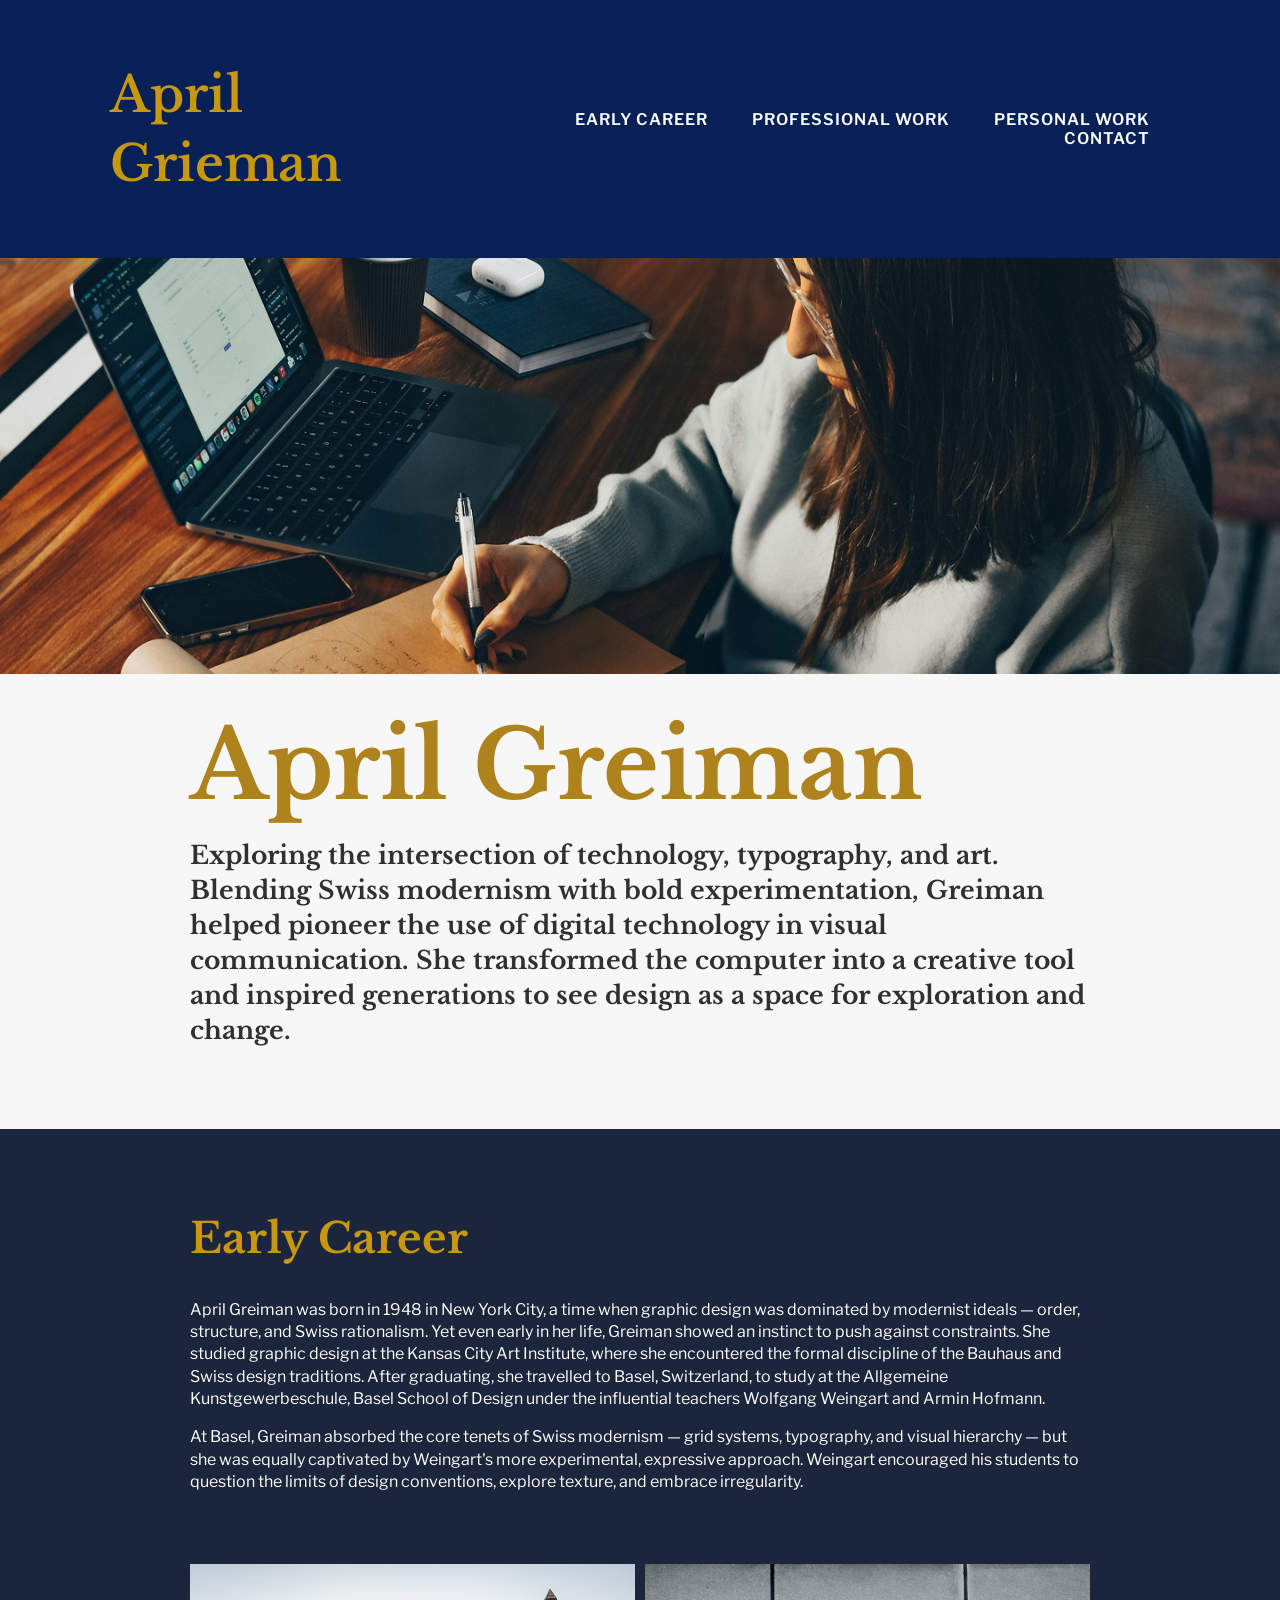
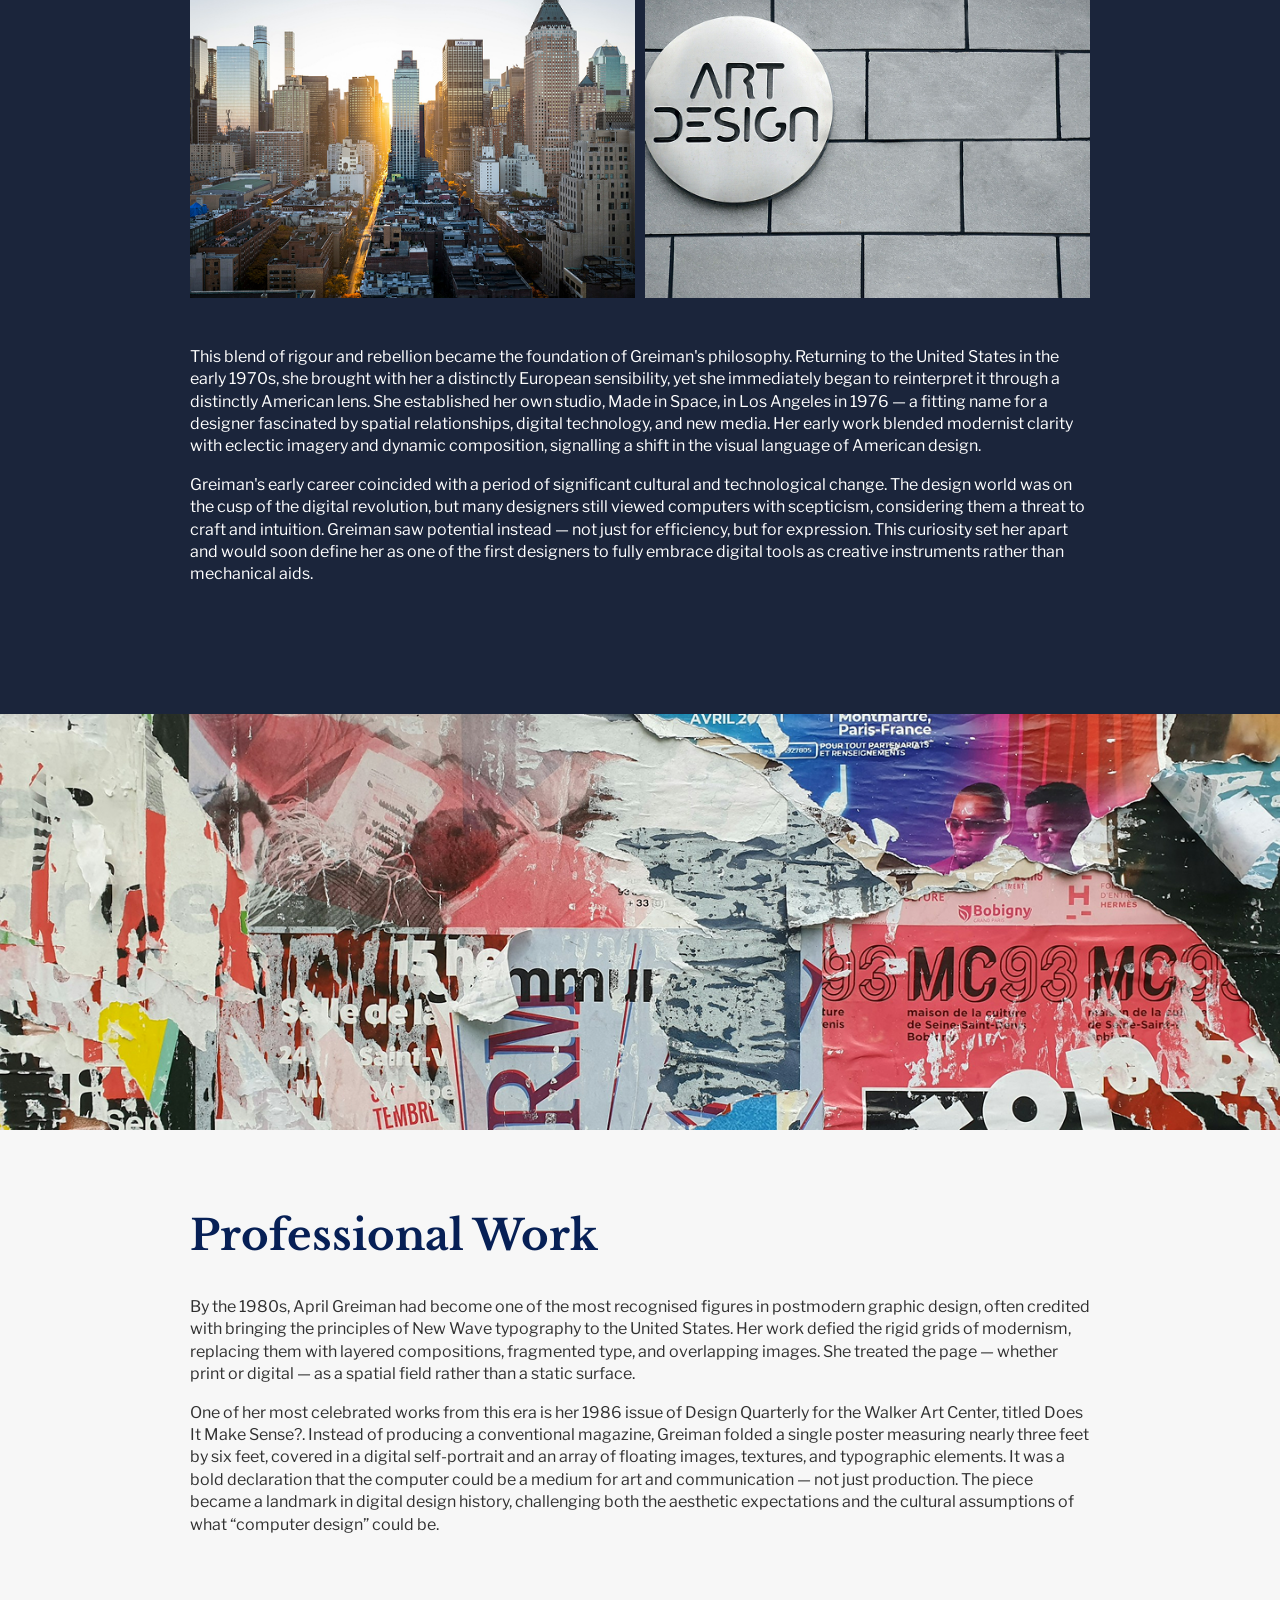
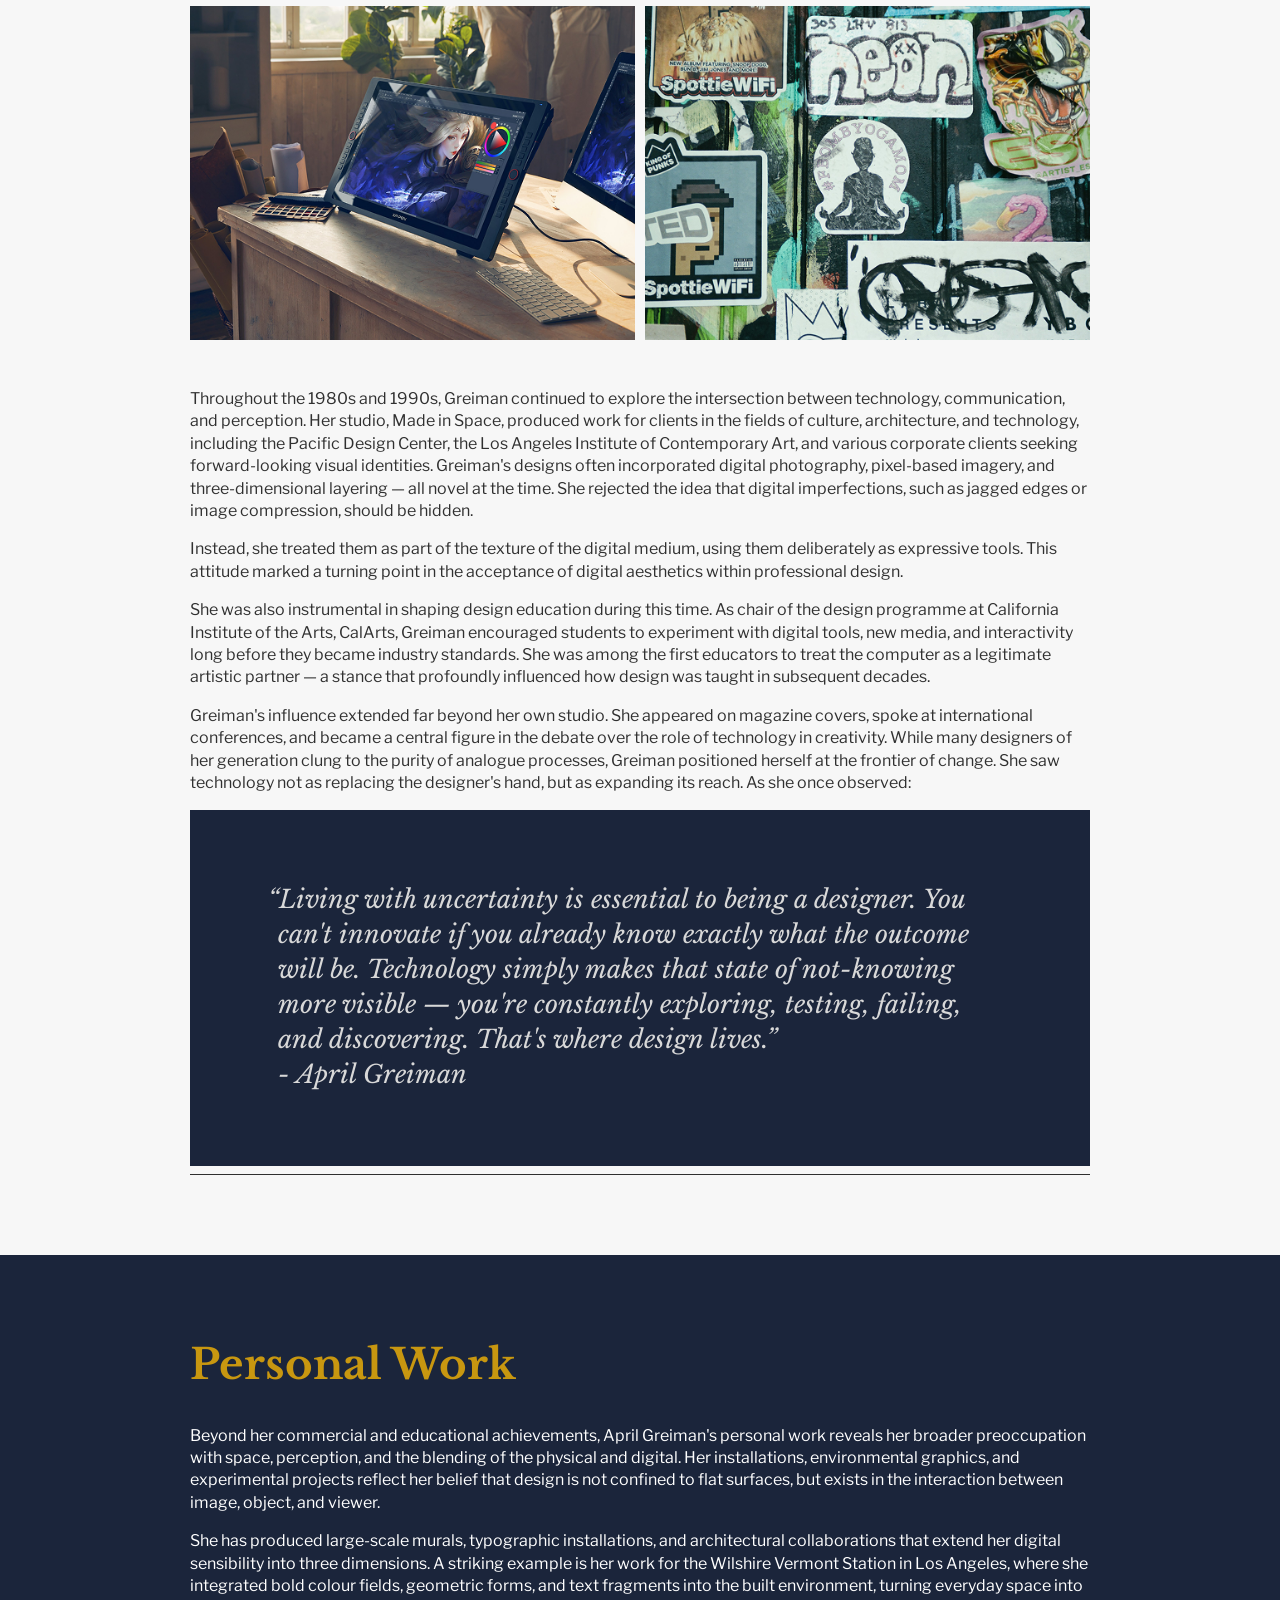
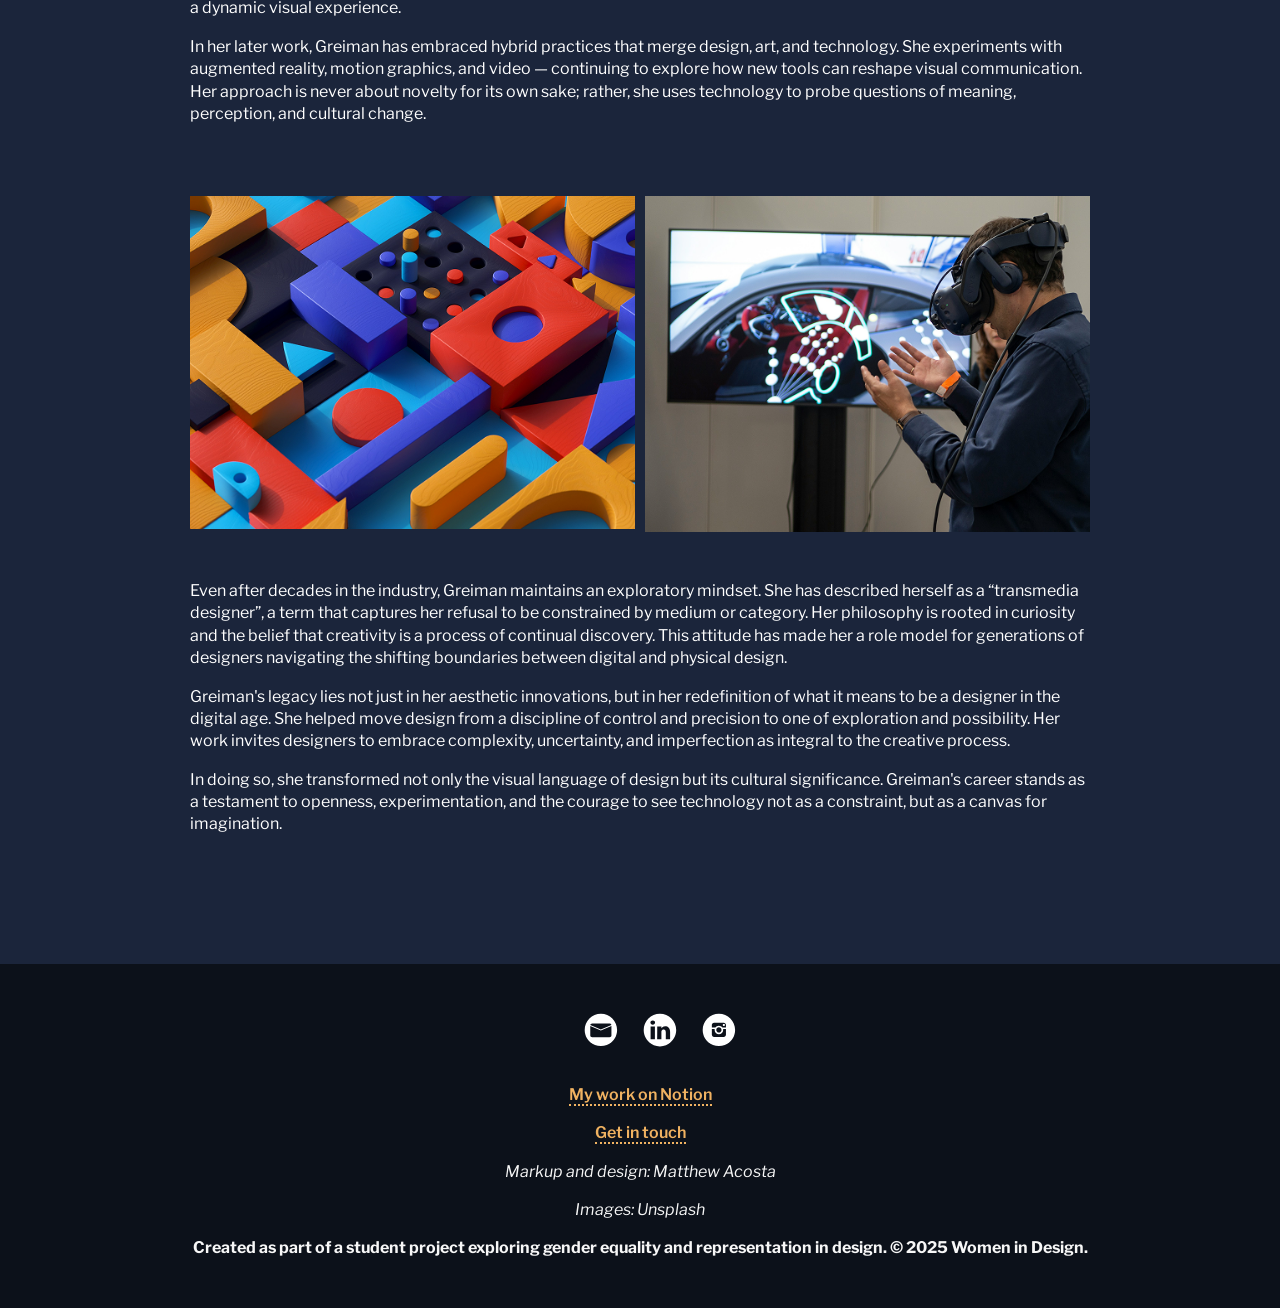
<file: index_two.html>
<!DOCTYPE html>
<html lang="en">
<head>
<meta charset="UTF-8">
<title>Women in Design</title>
    <!-- The line below links our CSS file to this HTML page -->
     <link href="css/reset.css" type="text/css" rel="stylesheet"/>
     <link href="css/style.css" type="text/css" rel="stylesheet"/>
     <link href="css/connections.css" type="text/css" rel="stylesheet"/>

    <!-- The line below links Google Fonts to this content -->
     <link rel="preconnect" href="https://fonts.googleapis.com">
     <link rel="preconnect" href="https://fonts.gstatic.com" crossorigin>
     <link href="https://fonts.googleapis.com/css2?family=Libre+Baskerville:ital,wght@0,400..700;1,400..700&family=Libre+Franklin:ital,wght@0,100..900;1,100..900&display=swap" rel="stylesheet">

</head>

<body>
    
    <div class="responsivenav">
    <div id="logo">
        <p>April Grieman</p>
    </div>
    
    <nav>
        <ul>
            <li><a href="#earlycareer">Early Career</a></li>
            <li><a href="#prowork">Professional Work</a></li>
            <li><a href="#personal">Personal Work</a></li>
            <li><a href="#contact">Contact</a></li>
        </ul>
    </nav>
    </div>

<img src="img/greiman_wide_2.jpg" alt="An image of April Greiman's work." class="fullwidthimage"/>

<header>
<h1>April Greiman</h1>

    <p><strong>Exploring the intersection of technology, typography, and art.
    Blending Swiss modernism with bold experimentation, Greiman helped
    pioneer the use of digital technology in visual communication. She
    transformed the computer into a creative tool and inspired generations to
    see design as a space for exploration and change.</strong></p>
</header>

<div class="light">
<section>
<h2 id="earlycareer">Early Career</h2>

    <p>April Greiman was born in 1948 in New York City, a time when graphic design was
    dominated by modernist ideals — order, structure, and Swiss rationalism. Yet even
    early in her life, Greiman showed an instinct to push against constraints. She studied
    graphic design at the Kansas City Art Institute, where she encountered the formal
    discipline of the Bauhaus and Swiss design traditions. After graduating, she travelled
    to Basel, Switzerland, to study at the Allgemeine Kunstgewerbeschule, Basel School
    of Design under the influential teachers Wolfgang Weingart and Armin Hofmann.</p>

    <p>At Basel, Greiman absorbed the core tenets of Swiss modernism — grid systems,
    typography, and visual hierarchy — but she was equally captivated by Weingart's
    more experimental, expressive approach. Weingart encouraged his students to
    question the limits of design conventions, explore texture, and embrace irregularity.</p>

    <div class="gridimage">
    <img src="img/greiman_sq.png" alt="An photograph of New York City."/>
    <img src="img/greiman_sq2.png" alt="An photograph of New York City."/>
    </div>

    <p>This blend of rigour and rebellion became the foundation of Greiman's philosophy.
    Returning to the United States in the early 1970s, she brought with her a distinctly
    European sensibility, yet she immediately began to reinterpret it through a distinctly
    American lens. She established her own studio, Made in Space, in Los Angeles in
    1976 — a fitting name for a designer fascinated by spatial relationships, digital
    technology, and new media. Her early work blended modernist clarity with eclectic
    imagery and dynamic composition, signalling a shift in the visual language of
    American design.</p>

    <p>Greiman's early career coincided with a period of significant cultural and
    technological change. The design world was on the cusp of the digital revolution, but
    many designers still viewed computers with scepticism, considering them a threat to
    craft and intuition. Greiman saw potential instead — not just for efficiency, but for
    expression. This curiosity set her apart and would soon define her as one of the first
    designers to fully embrace digital tools as creative instruments rather than
    mechanical aids.</p>

</section>
</div>

<img src="img/greiman_wide_3.png" alt="An image of a messy design." class="fullwidthimage"/>
<section>
<h2 id="prowork">Professional Work</h2>

    <p>By the 1980s, April Greiman had become one of the most recognised figures in
    postmodern graphic design, often credited with bringing the principles of New Wave
    typography to the United States. Her work defied the rigid grids of modernism,
    replacing them with layered compositions, fragmented type, and overlapping images.
    She treated the page — whether print or digital — as a spatial field rather than a
    static surface.</p>

    <p>One of her most celebrated works from this era is her 1986 issue of Design
    Quarterly for the Walker Art Center, titled Does It Make Sense?. Instead of
    producing a conventional magazine, Greiman folded a single poster measuring
    nearly three feet by six feet, covered in a digital self-portrait and an array of floating
    images, textures, and typographic elements. It was a bold declaration that the
    computer could be a medium for art and communication — not just production. The
    piece became a landmark in digital design history, challenging both the aesthetic
    expectations and the cultural assumptions of what “computer design” could be.</p>

    <div class="gridimage">
    <img src="img/greiman_sq3.png" alt="An photograph of New York City."/>
    <img src="img/greiman_sq4.png" alt="An photograph of New York City."/>
    </div>

    <p>Throughout the 1980s and 1990s, Greiman continued to explore the intersection
    between technology, communication, and perception. Her studio, Made in Space,
    produced work for clients in the fields of culture, architecture, and technology,
    including the Pacific Design Center, the Los Angeles Institute of Contemporary Art,
    and various corporate clients seeking forward-looking visual identities.
    Greiman's designs often incorporated digital photography, pixel-based imagery, and
    three-dimensional layering — all novel at the time. She rejected the idea that digital
    imperfections, such as jagged edges or image compression, should be hidden.</p>

    <p>Instead, she treated them as part of the texture of the digital medium, using them
    deliberately as expressive tools. This attitude marked a turning point in the
    acceptance of digital aesthetics within professional design.</p>

    <p>She was also instrumental in shaping design education during this time. As chair of
    the design programme at California Institute of the Arts, CalArts, Greiman
    encouraged students to experiment with digital tools, new media, and interactivity
    long before they became industry standards. She was among the first educators to
    treat the computer as a legitimate artistic partner — a stance that profoundly
    influenced how design was taught in subsequent decades.</p>

    <p>Greiman's influence extended far beyond her own studio. She appeared on
    magazine covers, spoke at international conferences, and became a central figure in
    the debate over the role of technology in creativity. While many designers of her
    generation clung to the purity of analogue processes, Greiman positioned herself at
    the frontier of change. She saw technology not as replacing the designer's hand, but
    as expanding its reach. As she once observed:</p>

    <div class="light">
        <blockquote>
        <p>“Living with uncertainty is essential to being a designer. You can't
        innovate if you already know exactly what the outcome will be.
        Technology simply makes that state of not-knowing more visible —
        you're constantly exploring, testing, failing, and discovering. That's
        where design lives.” <br> - April Greiman</p>
        </blockquote>
    </div>
<hr>
</section>

<div class="light">
<section>
<h2 id="personal">Personal Work</h2>

    <p>Beyond her commercial and educational achievements, April Greiman's personal
    work reveals her broader preoccupation with space, perception, and the blending of
    the physical and digital. Her installations, environmental graphics, and experimental
    projects reflect her belief that design is not confined to flat surfaces, but exists in the
    interaction between image, object, and viewer.</p>

    <p>She has produced large-scale murals, typographic installations, and architectural
    collaborations that extend her digital sensibility into three dimensions. A striking 
    example is her work for the Wilshire Vermont Station in Los Angeles, where she
    integrated bold colour fields, geometric forms, and text fragments into the built
    environment, turning everyday space into a dynamic visual experience.</p>

    <p>In her later work, Greiman has embraced hybrid practices that merge design, art, and
    technology. She experiments with augmented reality, motion graphics, and video —
    continuing to explore how new tools can reshape visual communication. Her
    approach is never about novelty for its own sake; rather, she uses technology to
    probe questions of meaning, perception, and cultural change.</p>

    <div class="gridimage">
    <img src="img/greiman_sq5.png" alt="An photograph of New York City."/>
    <img src="img/greiman_sq6.png" alt="An photograph of New York City."/>
    </div>

    <p>Even after decades in the industry, Greiman maintains an exploratory mindset. She
    has described herself as a “transmedia designer”, a term that captures her refusal to
    be constrained by medium or category. Her philosophy is rooted in curiosity and the
    belief that creativity is a process of continual discovery. This attitude has made her a
    role model for generations of designers navigating the shifting boundaries between
    digital and physical design.</p>

    <p>Greiman's legacy lies not just in her aesthetic innovations, but in her redefinition of
    what it means to be a designer in the digital age. She helped move design from a
    discipline of control and precision to one of exploration and possibility. Her work
    invites designers to embrace complexity, uncertainty, and imperfection as integral to
    the creative process.</p>

    <p>In doing so, she transformed not only the visual language of design but its cultural
    significance. Greiman's career stands as a testament to openness, experimentation,
    and the courage to see technology not as a constraint, but as a canvas for
    imagination.</p>
</section>
</div>

<footer id="contact">

  <ul class="connections">

          <!------------- EMAIL ------------------>

          <li><a href="mailto:Acosta-A1@ulster.ac.uk" title="send me an email">

                  <svg width="36" height="36" viewBox="0 0 36 36">

              <g></g>

                    <path  d="M17.902 1.699c-8.949 0-16.203 7.254-16.203 16.203s7.254 16.203 16.203 16.203c8.949 0 16.203-7.254 16.203-16.203 0-8.949-7.254-16.203-16.203-16.203zM9.168 11.487h17.371c0.99 0 1.794 0.699 1.878 1.588l-10.599 4.53-10.532-4.501c0.069-0.903 0.88-1.618 1.881-1.618zM28.434 23.494c0 0.961-0.848 1.739-1.895 1.739h-17.371c-1.047 0-1.895-0.778-1.895-1.739v-9.566l10.558 4.511 0.008-0.013 10.595-4.529v9.597z" fill="#fff"/>

                </svg>

                </a>

                </li>

            <!----------------------------- LINKEDIN ---------------------------->

<li><a href="https://www.linkedin.com/in/alan-matthew-oliver-acosta-617434292/" title="Connect with me on Linkedin">

  <svg width="36" height="36" viewBox="0 0 36 36">

  <g></g>

  <path  d="M17.9,1.8c9,0,16.3,7.3,16.3,16.3s-7.3,16.3-16.3,16.3S1.7,27,1.7,18.1S9,1.8,17.9,1.8z M12.9,27.2V14.5H8.6

  v12.7H12.9z M28.1,27.2v-7.3c0-3.9-2.1-5.7-4.9-5.7c-2.2,0-3.2,1.2-3.8,2.1v-1.8h-4.2c0.1,1.2,0,12.7,0,12.7h4.2v-7.1

  c0-0.4,0-0.8,0.1-1c0.3-0.8,1-1.5,2.2-1.5c1.5,0,2.1,1.2,2.1,2.9v6.8L28.1,27.2L28.1,27.2z M10.8,8.4c-1.4,0-2.4,0.9-2.4,2.2

  c0,1.2,0.9,2.2,2.3,2.2h0c1.5,0,2.4-1,2.4-2.2C13.1,9.3,12.2,8.4,10.8,8.4L10.8,8.4z" fill="#fff"/>

</svg>

</a>

</li>

<!----------------------------- INSTAGRAM ---------------------------->

                   <li><a href="https://www.instagram.com/kokoshiba_/?next=%2F&hl=en" title="Visit my Instagram account" target="_blank" >

                    <svg width="36" height="36" viewBox="0 0 36 36">

                    <g></g>

                       <path d="M17.903 1.699c-8.949 0-16.204 7.254-16.204 16.203s7.254 16.203 16.204 16.203c8.948 0 16.203-7.254 16.203-16.203 0-8.949-7.254-16.203-16.203-16.203zM24.957 22.747c0 1.218-0.992 2.206-2.207 2.206h-9.694c-1.221 0-2.207-0.989-2.207-2.206v-5.667h2.87c-0.059 0.267-0.081 0.535-0.081 0.819 0 2.357 1.901 4.26 4.264 4.26 2.352 0 4.263-1.903 4.263-4.26 0-0.284-0.027-0.553-0.080-0.819h2.872v5.667zM15.277 17.899c0-1.451 1.177-2.629 2.624-2.629 1.451 0 2.621 1.177 2.621 2.629 0 1.458-1.17 2.625-2.621 2.625-1.446 0-2.624-1.168-2.624-2.625zM24.957 15.437h-3.572c-0.769-1.089-2.049-1.803-3.484-1.803-1.438 0-2.707 0.713-3.487 1.803h-3.566v-2.385c0-1.22 0.986-2.2 2.207-2.2h9.693c1.216 0 2.207 0.981 2.207 2.2v2.385z" fill="#fff" />

                       <path d="M23.438 11.995h-1.185c-0.215 0-0.399 0.174-0.399 0.39v1.182c0 0.224 0.183 0.399 0.399 0.399h1.185c0.21 0 0.393-0.176 0.393-0.399v-1.182c0-0.216-0.181-0.39-0.393-0.39z" fill="#fff" />

                     </svg>

                     </a>

                       </li>

            </ul>

    <p><a href="https://puzzled-rule-71b.notion.site/Matthew-s-Digital-Design-Stuff-27650c3b81e780c0895ed109cc85368d"target="_blank">My work on Notion</a></p>
    <p><a href="mailto:Acosta-A1@ulster.ac.uk"title="Feel free to drop me an email.">Get in touch</a></p>
    <p><em>Markup and design: Matthew Acosta</em></p>
    <p><em>Images: Unsplash</em></p>
    <p><strong>Created as part of a student project exploring gender equality and representation in design. © 2025 Women in Design.</strong></p>
    

</footer>

</body>
</html>
</file>
<file: css/style.css>
body {
    background: #f7f7f7;
    color: #303030;
    font-family: "Libre Franklin", sans-serif;
}

section, header {
    width: 80%;
    max-width: 900px;
    margin: auto;
}

section, header {
    margin-bottom: 5rem;
}

header h1, h2, blockquote {
    font-family: "Libre Baskerville", serif;
    color: #072056;
}

header h1 {
    font-size: 5.96rem;
    line-height: 1;
    color: #AE821C;
    margin: 0 0 1rem 0;
}

h2 {
    font-size: 2.618rem;
}

p{
    line-height: 1.4;
}

header h2 {
    color: #303030;
    font-family: "Libre Franklin", sans-serif;
    font-weight: 500;
    font-style: oblique;
    margin-bottom: 4rem;
}

header p {
    font-size: 1.562rem;
    font-family: "Libre Baskerville", serif;
}

blockquote {
    color:#d8d8d8;
    font-style: italic;
    font-size: 1.562rem;
    hanging-punctuation: first;
    text-indent: -0.6rem;
}

.light {
    background: #1b253b;
    color: #ffffff;
    padding: 3rem;
}

.light h2 {
    color: #C89710;
}

footer {
    background: #0c111a;
    color: #f7f7f7;
    text-align: center;
    font-size: 1rem;
    padding: 2rem 0;
}

footer a {
    color:#f0b261;
}

footer a:hover {
    color:#61dbf0;
}

/*-- Styling links --*/
a {
    color: #AE821C;
    text-decoration: none;
    border-bottom: 2.5px dotted;
    font-weight: 600;
}

a:hover {
    color: rgb(0, 219, 190);
    transition: all 0.3s ease-in-out;
}

/*-- Navigation --*/
.responsivenav {
    background: #072056;
    padding: 10px;
    display: flex;
    justify-content: space-between;
    align-items: center;
}

#logo {
    font-size: 3.1rem;
    color: #C89710;
    font-family: 'Libre Baskerville', serif;
    font-weight: 600;
    padding-left: 100px;
}

nav {
    display: flex;
    margin: 1.5rem 0;
}

nav ul {
    text-align: right;
    text-transform: uppercase;
    letter-spacing: 1px;
    list-style-type: none;
    padding-right: 100px;
}

nav ul li {
    display: inline;
    margin: 10px;
}

nav a {
    border-bottom: none;
    color: #ffffff;
    padding: 10px;
}

nav a:hover {
    color: #f0b261;
    transition: all 0.3s ease-in-out;
}


/*-- Adding responsive elements to images --*/

.gridimage {
    display: grid;
    column-gap: 10px;
    grid-template-columns: repeat(auto-fill, minmax(300px, 1fr));
}

/*-- Adding media queries for different devices --*/

.fullwidthimage {
    width: 100%;
    height: 100%;
    display: block;
    padding-bottom: 2.8rem;
}

  .gridimage {
    row-gap: 10px;
    padding: 3.4rem 0 2rem 0;
  }
</file>
<file: css/connections.css>
.connections{
    position: relative;
    margin: 0 auto;
  }
  .connections ul{
    margin: 0;
    padding: 0;
  }
  .connections li{
    margin: 0 10px;
    padding: 0;
    list-style: none;
    display: inline-block;  
  }
  .connections a:link{
    border-bottom: none;
  }
  .connections img,
  .connections svg{
    border: none;
  }
  .connections a:hover img,
  .connections a:hover svg{
    border-bottom: none;}
  
  .connections svg {
        margin: 1em auto;}
  
  .connections a:hover svg path {
        fill: #D8C385;
        transition: all 0.3s ease-in-out;}
  
  footer .connections a:hover svg path {
          fill:  #D8C385;
          transition: all 0.3s ease-in-out;}
</file>
<file: css/grid.css>
/* ====== DESIGNER GRID ====== */
    .designers {
      display: grid;
      grid-template-columns: repeat(auto-fit, minmax(400px, 1fr));
      gap: 2rem;
      max-width: 1100px;
      margin: 0 auto 4rem;
      padding: 0 1rem;
    }

      .designers a {
      border-bottom: none;
    }

    .designer-card {
      background-color: #fff;
      border-radius: 12px;
      box-shadow: 0 2px 8px rgba(0, 0, 0, 0.08);
      overflow: hidden;
      transition: transform 0.8s ease, box-shadow 0.8s ease;
    }

    .designer-card:hover {
      transform: translateY(-5px);
      box-shadow: 0 4px 12px rgba(0, 0, 0, 0.12);
    }

    .designer-card img {
      height: 300px;
      object-fit: cover;
      width: 100%;
    }

    .designer-card h3 {
      font-size: 1.25rem;
      margin: 1rem;
      color: #111;
    }

    .designer-card p {
      margin: 0 1rem 1.5rem;
      color: #555;
      font-size: 0.95rem;
    }

    /* ====== RESPONSIVE ====== */
    @media (max-width: 600px) {
      .hero-content h2 {
        font-size: 1.75rem;
      }
      .intro h2 {
        font-size: 1.5rem;
      }
    }
</file>
